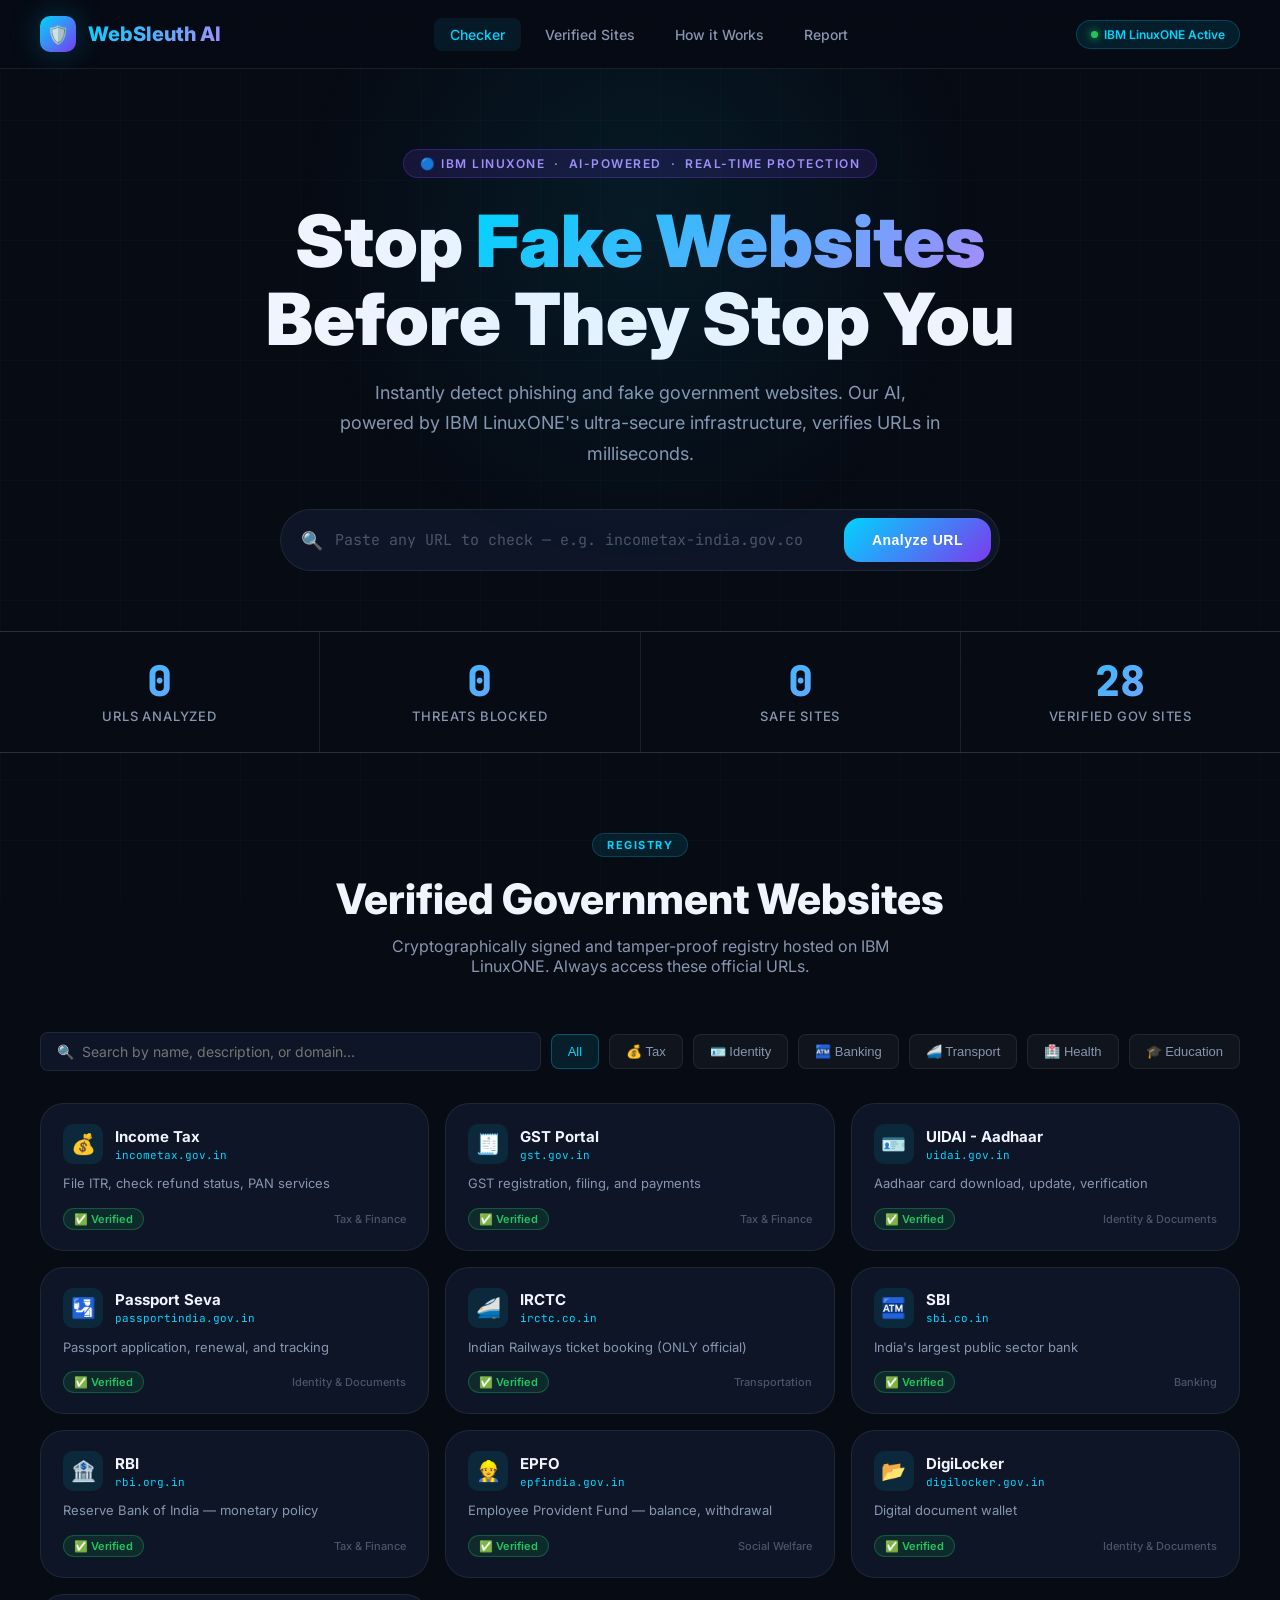
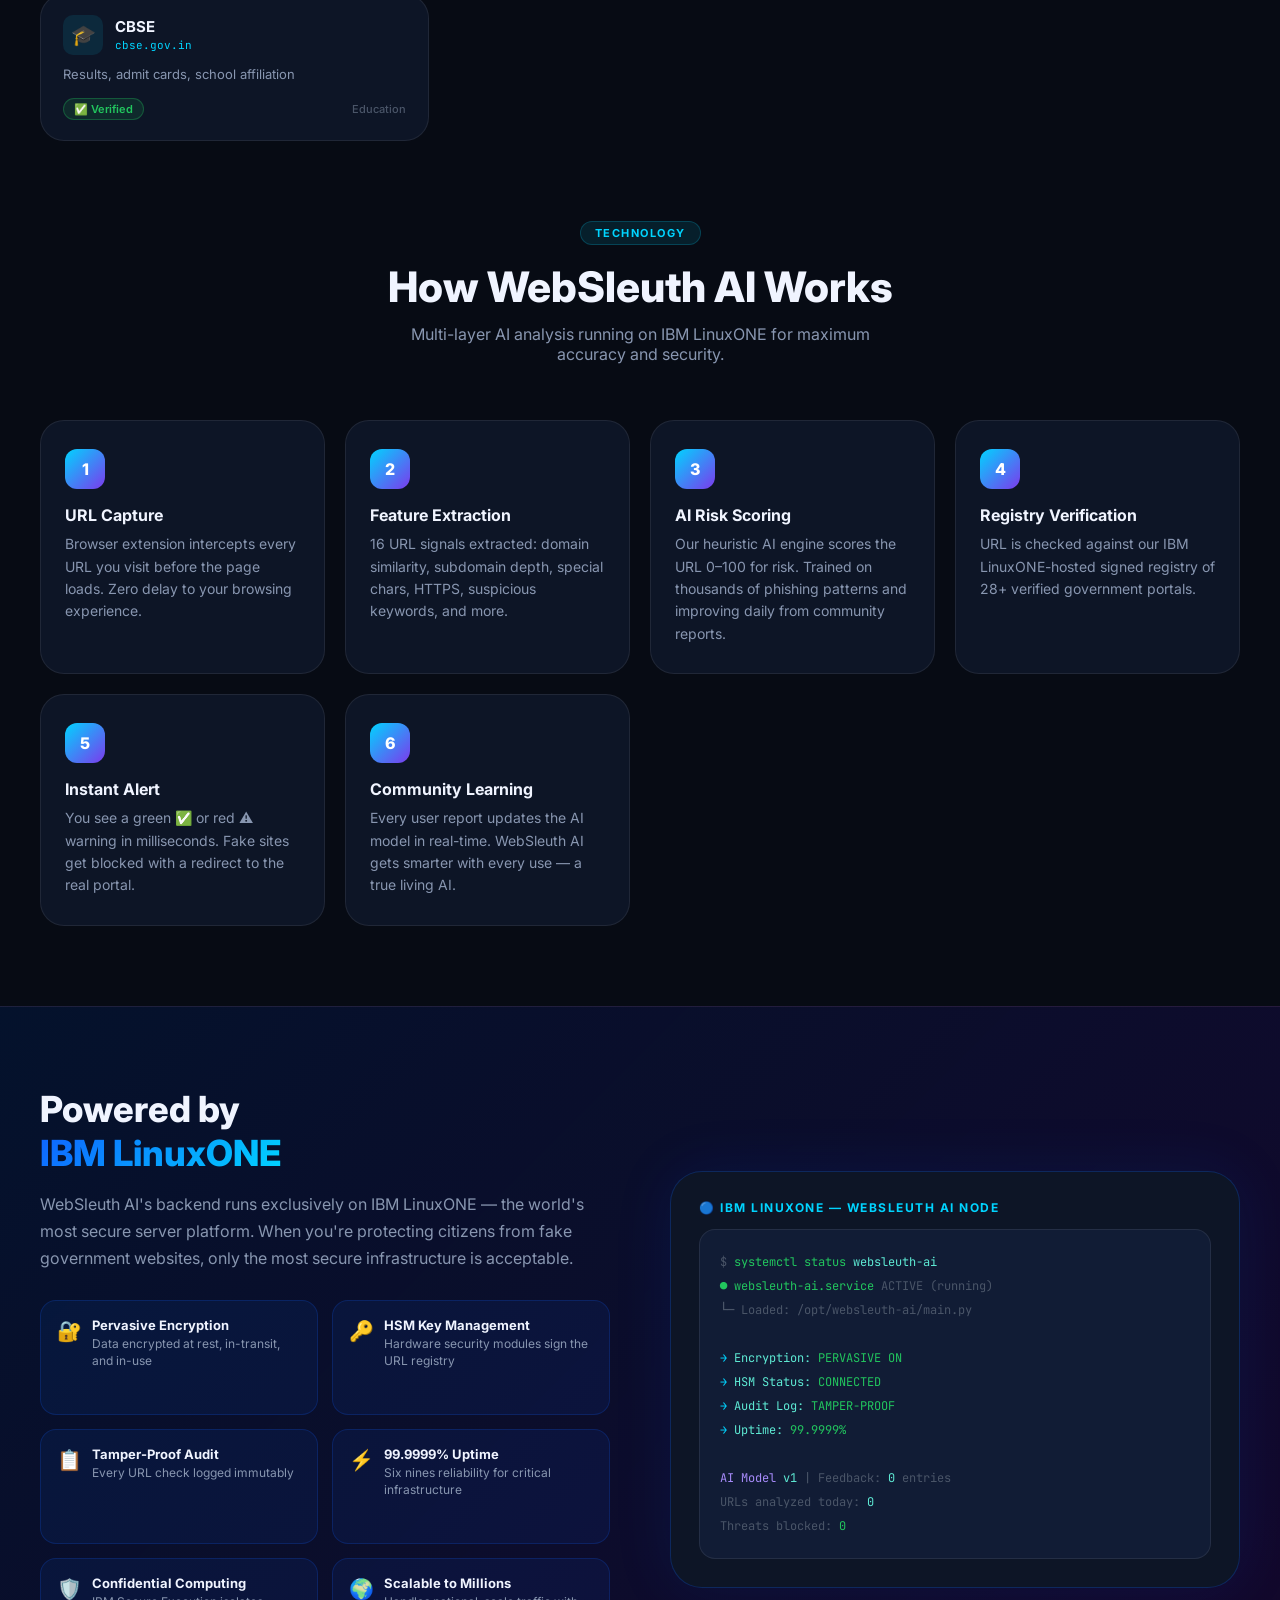
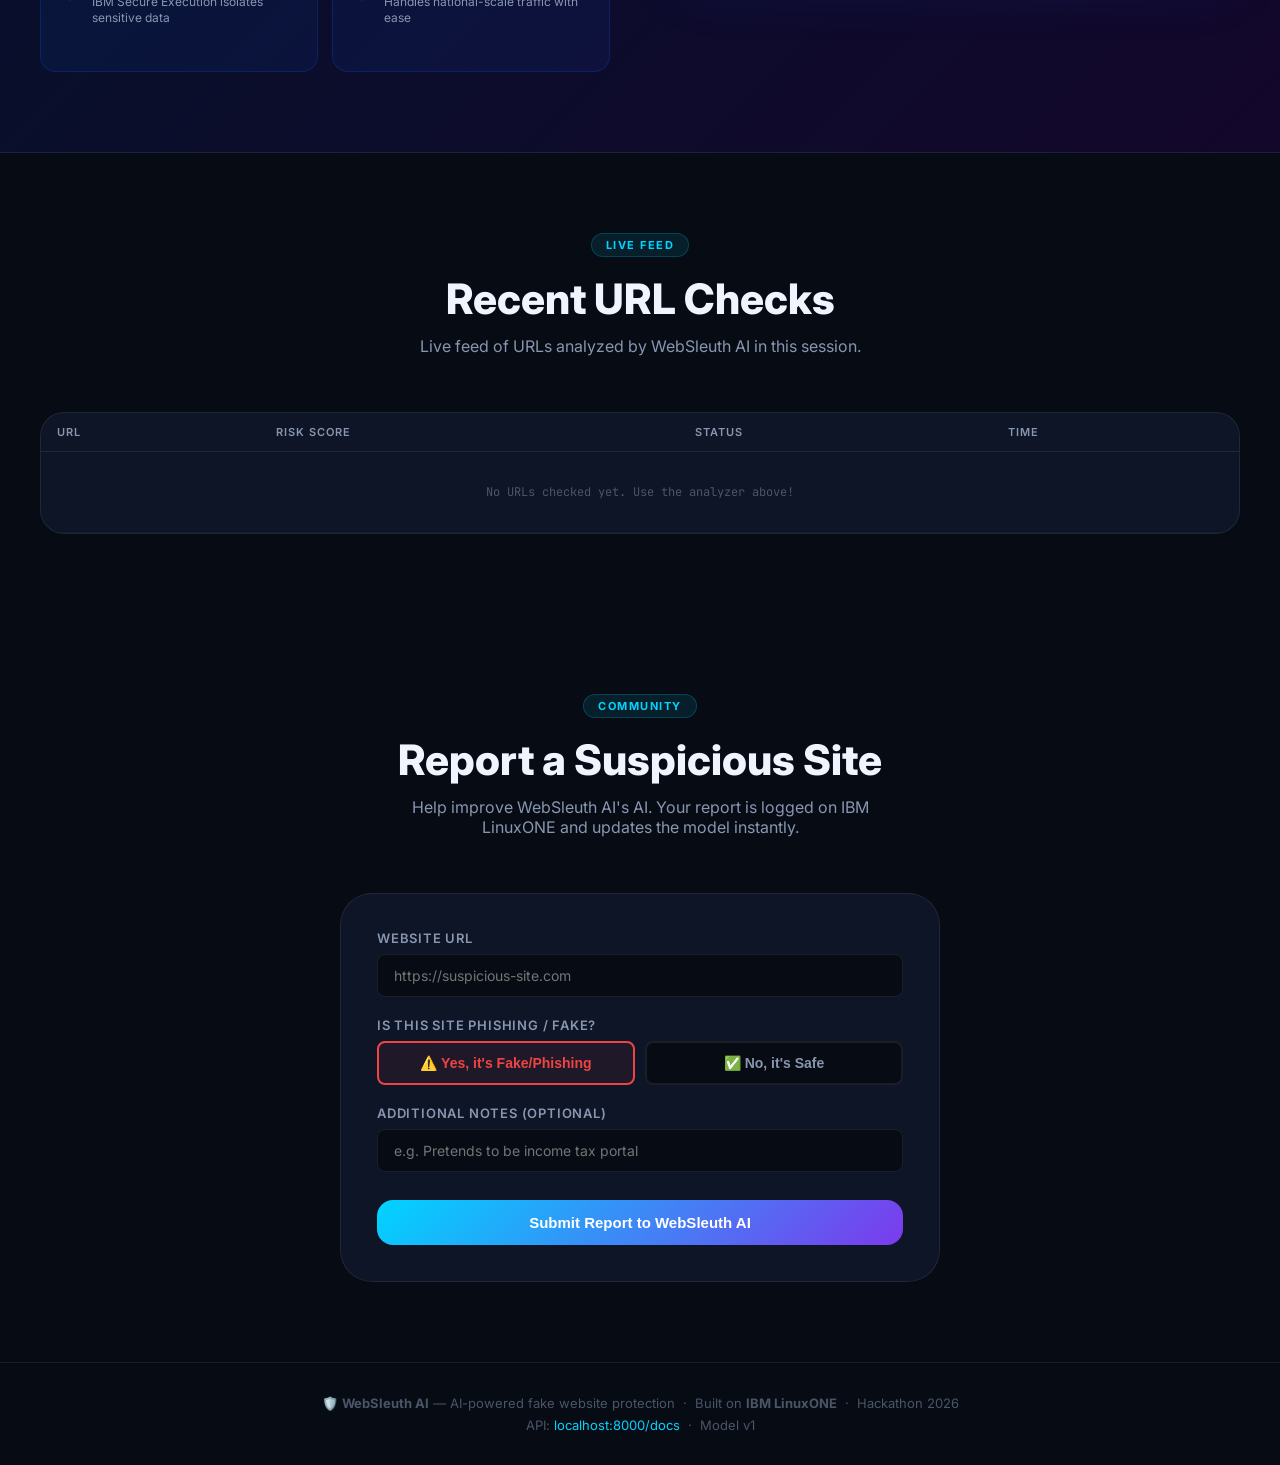
<file: index.html>
<!DOCTYPE html>
<html lang="en">
<head>
  <meta charset="UTF-8" />
  <meta name="viewport" content="width=device-width, initial-scale=1.0" />
  <title>WebSleuth AI — AI Fake Website Protector | Powered by IBM LinuxONE</title>
  <meta name="description" content="WebSleuth AI protects you from fake government and phishing websites using AI. Powered by IBM LinuxONE for maximum security."/>
  <link rel="preconnect" href="https://fonts.googleapis.com"/>
  <link href="https://fonts.googleapis.com/css2?family=Inter:wght@300;400;500;600;700;800;900&family=JetBrains+Mono:wght@400;500&display=swap" rel="stylesheet"/>
  <style>
    /* ═══════════════════════════════════════════════════════
       DESIGN TOKENS
    ═══════════════════════════════════════════════════════ */
    :root {
      --bg:          #070b14;
      --bg2:         #0d1526;
      --bg3:         #111c35;
      --surface:     rgba(255,255,255,0.04);
      --surface-h:   rgba(255,255,255,0.08);
      --border:      rgba(255,255,255,0.08);
      --border-h:    rgba(0,212,255,0.3);

      --cyan:        #00d4ff;
      --cyan-d:      #0099bb;
      --purple:      #7c3aed;
      --purple-l:    #a78bfa;
      --danger:      #ef4444;
      --danger-d:    #b91c1c;
      --success:     #22c55e;
      --success-d:   #15803d;
      --warn:        #f59e0b;

      --text:        #f0f4ff;
      --text-muted:  #8896b0;
      --text-dim:    #4a5568;

      --r-sm: 8px;
      --r-md: 16px;
      --r-lg: 24px;
      --r-xl: 32px;

      --glow-cyan:   0 0 30px rgba(0,212,255,0.25);
      --glow-purple: 0 0 30px rgba(124,58,237,0.25);
      --glow-danger: 0 0 30px rgba(239,68,68,0.3);
      --glow-safe:   0 0 30px rgba(34,197,94,0.3);
    }

    /* ═══════════════════════════════════════════════════════
       RESET & BASE
    ═══════════════════════════════════════════════════════ */
    *, *::before, *::after { box-sizing: border-box; margin: 0; padding: 0; }

    html { scroll-behavior: smooth; }

    body {
      font-family: 'Inter', sans-serif;
      background: var(--bg);
      color: var(--text);
      min-height: 100vh;
      overflow-x: hidden;
    }

    /* Animated grid background */
    body::before {
      content: '';
      position: fixed; inset: 0;
      background-image:
        linear-gradient(rgba(0,212,255,0.03) 1px, transparent 1px),
        linear-gradient(90deg, rgba(0,212,255,0.03) 1px, transparent 1px);
      background-size: 60px 60px;
      pointer-events: none;
      z-index: 0;
    }

    /* ═══════════════════════════════════════════════════════
       NAVBAR
    ═══════════════════════════════════════════════════════ */
    nav {
      position: sticky; top: 0; z-index: 100;
      display: flex; align-items: center; justify-content: space-between;
      padding: 16px 40px;
      background: rgba(7,11,20,0.85);
      backdrop-filter: blur(20px);
      border-bottom: 1px solid var(--border);
    }

    .nav-brand {
      display: flex; align-items: center; gap: 12px;
      text-decoration: none;
    }

    .nav-logo {
      width: 36px; height: 36px;
      background: linear-gradient(135deg, var(--cyan), var(--purple));
      border-radius: 10px;
      display: grid; place-items: center;
      font-size: 18px;
      box-shadow: var(--glow-cyan);
    }

    .nav-title {
      font-size: 20px; font-weight: 800;
      background: linear-gradient(135deg, var(--cyan), var(--purple-l));
      -webkit-background-clip: text; -webkit-text-fill-color: transparent;
    }

    .nav-links {
      display: flex; align-items: center; gap: 8px;
    }

    .nav-links a {
      color: var(--text-muted);
      text-decoration: none; font-size: 14px; font-weight: 500;
      padding: 8px 16px; border-radius: var(--r-sm);
      transition: all 0.2s;
    }
    .nav-links a:hover, .nav-links a.active {
      color: var(--cyan);
      background: rgba(0,212,255,0.08);
    }

    .nav-badge {
      display: flex; align-items: center; gap: 6px;
      padding: 6px 14px; border-radius: 20px;
      background: rgba(0,212,255,0.1);
      border: 1px solid rgba(0,212,255,0.2);
      font-size: 12px; font-weight: 600; color: var(--cyan);
    }

    .pulse-dot {
      width: 7px; height: 7px; border-radius: 50%;
      background: var(--success);
      box-shadow: 0 0 8px var(--success);
      animation: pulse-anim 2s ease-in-out infinite;
    }
    @keyframes pulse-anim {
      0%, 100% { opacity: 1; transform: scale(1); }
      50% { opacity: 0.6; transform: scale(1.4); }
    }

    /* ═══════════════════════════════════════════════════════
       HERO
    ═══════════════════════════════════════════════════════ */
    .hero {
      position: relative; z-index: 1;
      text-align: center;
      padding: 80px 40px 60px;
      overflow: hidden;
    }

    .hero::before {
      content: '';
      position: absolute; top: -200px; left: 50%; transform: translateX(-50%);
      width: 700px; height: 700px; border-radius: 50%;
      background: radial-gradient(ellipse, rgba(0,212,255,0.08) 0%, transparent 70%);
      pointer-events: none;
    }

    .hero-eyebrow {
      display: inline-flex; align-items: center; gap: 8px;
      padding: 6px 16px; border-radius: 20px;
      background: rgba(124,58,237,0.15);
      border: 1px solid rgba(124,58,237,0.3);
      font-size: 12px; font-weight: 600; color: var(--purple-l);
      text-transform: uppercase; letter-spacing: 1.5px;
      margin-bottom: 24px;
    }

    .hero h1 {
      font-size: clamp(40px, 6vw, 72px);
      font-weight: 900; line-height: 1.08;
      margin-bottom: 20px;
    }

    .hero h1 span {
      background: linear-gradient(135deg, var(--cyan) 0%, var(--purple-l) 100%);
      -webkit-background-clip: text; -webkit-text-fill-color: transparent;
    }

    .hero p {
      font-size: 18px; color: var(--text-muted); line-height: 1.7;
      max-width: 600px; margin: 0 auto 40px;
    }

    /* ── URL CHECKER ── */
    .url-checker {
      max-width: 720px; margin: 0 auto;
      background: var(--bg2);
      border: 1px solid var(--border);
      border-radius: var(--r-xl);
      padding: 8px 8px 8px 20px;
      display: flex; align-items: center; gap: 12px;
      transition: border-color 0.3s, box-shadow 0.3s;
    }
    .url-checker:focus-within {
      border-color: var(--cyan);
      box-shadow: var(--glow-cyan);
    }

    #urlInput {
      flex: 1; background: none; border: none; outline: none;
      font-size: 15px; font-family: 'JetBrains Mono', monospace;
      color: var(--text);
    }
    #urlInput::placeholder { color: var(--text-dim); }

    #checkBtn {
      padding: 14px 28px; border-radius: var(--r-md);
      background: linear-gradient(135deg, var(--cyan), var(--purple));
      border: none; cursor: pointer;
      font-size: 14px; font-weight: 700; color: #fff;
      letter-spacing: 0.5px;
      transition: all 0.2s; white-space: nowrap;
    }
    #checkBtn:hover {
      transform: scale(1.03);
      box-shadow: 0 8px 24px rgba(0,212,255,0.4);
    }
    #checkBtn:active { transform: scale(0.98); }
    #checkBtn:disabled { opacity: 0.6; cursor: not-allowed; transform: none; }

    /* ── RESULT CARD ── */
    #resultCard {
      max-width: 720px; margin: 20px auto 0;
      border-radius: var(--r-lg);
      padding: 24px;
      display: none;
      animation: slideUp 0.4s ease;
    }
    @keyframes slideUp {
      from { opacity: 0; transform: translateY(16px); }
      to   { opacity: 1; transform: translateY(0); }
    }

    #resultCard.safe {
      background: rgba(34,197,94,0.08);
      border: 1px solid rgba(34,197,94,0.3);
      box-shadow: var(--glow-safe);
    }
    #resultCard.danger {
      background: rgba(239,68,68,0.08);
      border: 1px solid rgba(239,68,68,0.3);
      box-shadow: var(--glow-danger);
    }

    .result-header {
      display: flex; align-items: center; gap: 16px; margin-bottom: 16px;
    }

    .result-icon { font-size: 40px; }

    .result-title { font-size: 22px; font-weight: 800; }
    .result-sub { font-size: 14px; color: var(--text-muted); margin-top: 2px; }

    .result-grid {
      display: grid; grid-template-columns: repeat(3, 1fr); gap: 12px;
      margin-top: 16px;
    }

    .result-metric {
      background: rgba(255,255,255,0.04);
      border: 1px solid var(--border);
      border-radius: var(--r-md);
      padding: 14px 16px;
    }
    .result-metric .label {
      font-size: 11px; font-weight: 600; color: var(--text-muted);
      text-transform: uppercase; letter-spacing: 1px;
    }
    .result-metric .value {
      font-size: 22px; font-weight: 800; margin-top: 4px;
      font-family: 'JetBrains Mono', monospace;
    }

    .risk-bar-wrap { margin-top: 16px; }
    .risk-bar-label { font-size: 12px; color: var(--text-muted); margin-bottom: 6px;
      display: flex; justify-content: space-between; }
    .risk-bar-track {
      height: 8px; border-radius: 99px;
      background: rgba(255,255,255,0.08); overflow: hidden;
    }
    .risk-bar-fill {
      height: 100%; border-radius: 99px;
      transition: width 0.8s cubic-bezier(0.34,1.56,0.64,1);
    }

    .verified-alert {
      margin-top: 16px; padding: 14px 16px;
      border-radius: var(--r-md);
      background: rgba(0,212,255,0.08);
      border: 1px solid rgba(0,212,255,0.25);
      display: flex; align-items: center; gap: 12px;
      font-size: 14px;
    }
    .verified-alert a {
      color: var(--cyan); font-weight: 600; text-decoration: none;
    }
    .verified-alert a:hover { text-decoration: underline; }

    .reason-text {
      margin-top: 14px; padding: 12px 16px;
      background: rgba(255,255,255,0.03);
      border-left: 3px solid var(--warn);
      border-radius: 0 var(--r-sm) var(--r-sm) 0;
      font-size: 13px; color: var(--text-muted); line-height: 1.5;
    }

    /* ═══════════════════════════════════════════════════════
       STATS BAR
    ═══════════════════════════════════════════════════════ */
    .stats-bar {
      position: relative; z-index: 1;
      display: grid; grid-template-columns: repeat(4, 1fr);
      gap: 1px;
      background: var(--border);
      border-top: 1px solid var(--border);
      border-bottom: 1px solid var(--border);
    }

    .stat-item {
      background: var(--bg);
      padding: 28px 32px;
      text-align: center;
    }

    .stat-num {
      font-size: 42px; font-weight: 900;
      font-family: 'JetBrains Mono', monospace;
      background: linear-gradient(135deg, var(--cyan), var(--purple-l));
      -webkit-background-clip: text; -webkit-text-fill-color: transparent;
      line-height: 1;
    }

    .stat-label {
      font-size: 13px; font-weight: 500; color: var(--text-muted);
      margin-top: 6px; text-transform: uppercase; letter-spacing: 0.8px;
    }

    /* ═══════════════════════════════════════════════════════
       SECTIONS
    ═══════════════════════════════════════════════════════ */
    .section {
      position: relative; z-index: 1;
      padding: 80px 40px; max-width: 1280px; margin: 0 auto;
    }

    .section-header {
      text-align: center; margin-bottom: 56px;
    }

    .section-tag {
      display: inline-block;
      padding: 4px 14px; border-radius: 20px;
      background: rgba(0,212,255,0.1);
      border: 1px solid rgba(0,212,255,0.2);
      font-size: 11px; font-weight: 700; color: var(--cyan);
      text-transform: uppercase; letter-spacing: 1.5px;
      margin-bottom: 16px;
    }

    .section-header h2 {
      font-size: clamp(28px, 4vw, 42px);
      font-weight: 800; margin-bottom: 12px;
    }

    .section-header p {
      font-size: 16px; color: var(--text-muted); max-width: 520px; margin: 0 auto;
    }

    /* ═══════════════════════════════════════════════════════
       VERIFIED SITES
    ═══════════════════════════════════════════════════════ */
    .filter-bar {
      display: flex; align-items: center; gap: 10px;
      flex-wrap: wrap; margin-bottom: 32px;
    }

    .filter-search {
      flex: 1; min-width: 200px;
      background: var(--bg2);
      border: 1px solid var(--border);
      border-radius: var(--r-sm);
      padding: 10px 16px;
      color: var(--text); font-size: 14px; font-family: inherit;
      outline: none; transition: border-color 0.2s;
    }
    .filter-search:focus { border-color: var(--cyan); }

    .filter-btn {
      padding: 9px 16px; border-radius: var(--r-sm);
      border: 1px solid var(--border);
      background: var(--surface); color: var(--text-muted);
      font-size: 13px; font-weight: 500; cursor: pointer;
      transition: all 0.2s; white-space: nowrap;
    }
    .filter-btn:hover, .filter-btn.active {
      background: rgba(0,212,255,0.1);
      border-color: rgba(0,212,255,0.3);
      color: var(--cyan);
    }

    .sites-grid {
      display: grid;
      grid-template-columns: repeat(auto-fill, minmax(300px, 1fr));
      gap: 16px;
    }

    .site-card {
      background: var(--bg2);
      border: 1px solid var(--border);
      border-radius: var(--r-lg);
      padding: 20px 22px;
      transition: all 0.25s;
      cursor: pointer;
      text-decoration: none;
      display: block;
      color: inherit;
    }
    .site-card:hover {
      border-color: var(--border-h);
      transform: translateY(-3px);
      box-shadow: var(--glow-cyan);
      background: var(--bg3);
    }

    .site-card-header {
      display: flex; align-items: center; gap: 12px; margin-bottom: 10px;
    }
    .site-icon {
      width: 40px; height: 40px; border-radius: 10px;
      background: rgba(0,212,255,0.1);
      display: grid; place-items: center;
      font-size: 20px; flex-shrink: 0;
    }
    .site-name { font-size: 15px; font-weight: 700; }
    .site-domain {
      font-size: 11px; font-family: 'JetBrains Mono', monospace;
      color: var(--cyan); margin-top: 2px;
    }

    .site-desc {
      font-size: 13px; color: var(--text-muted); line-height: 1.5;
      margin-bottom: 14px;
    }

    .site-footer {
      display: flex; align-items: center; justify-content: space-between;
    }

    .site-badge {
      display: inline-flex; align-items: center; gap: 4px;
      padding: 3px 10px; border-radius: 99px;
      font-size: 11px; font-weight: 600;
      background: rgba(34,197,94,0.12);
      border: 1px solid rgba(34,197,94,0.3);
      color: var(--success);
    }

    .site-category-label {
      font-size: 11px; color: var(--text-dim); font-weight: 500;
    }

    /* ═══════════════════════════════════════════════════════
       HOW IT WORKS
    ═══════════════════════════════════════════════════════ */
    .how-grid {
      display: grid;
      grid-template-columns: repeat(auto-fill, minmax(240px, 1fr));
      gap: 20px;
    }

    .how-card {
      background: var(--bg2);
      border: 1px solid var(--border);
      border-radius: var(--r-lg);
      padding: 28px 24px;
      transition: all 0.25s;
    }
    .how-card:hover {
      border-color: rgba(124,58,237,0.3);
      box-shadow: var(--glow-purple);
    }

    .how-num {
      width: 40px; height: 40px; border-radius: 12px;
      background: linear-gradient(135deg, var(--cyan), var(--purple));
      display: grid; place-items: center;
      font-size: 16px; font-weight: 800; color: #fff;
      margin-bottom: 16px;
    }

    .how-card h3 { font-size: 16px; font-weight: 700; margin-bottom: 8px; }
    .how-card p { font-size: 14px; color: var(--text-muted); line-height: 1.6; }

    /* ═══════════════════════════════════════════════════════
       IBM LINUXONE SECTION
    ═══════════════════════════════════════════════════════ */
    .ibm-section {
      position: relative; z-index: 1;
      padding: 80px 40px;
      background: linear-gradient(135deg, rgba(0,30,80,0.4), rgba(50,0,100,0.3));
      border-top: 1px solid var(--border);
      border-bottom: 1px solid var(--border);
    }

    .ibm-inner {
      max-width: 1280px; margin: 0 auto;
      display: grid; grid-template-columns: 1fr 1fr; gap: 60px; align-items: center;
    }

    .ibm-text h2 {
      font-size: 36px; font-weight: 800; margin-bottom: 16px;
    }
    .ibm-text h2 span {
      background: linear-gradient(135deg, #0f62fe, var(--cyan));
      -webkit-background-clip: text; -webkit-text-fill-color: transparent;
    }
    .ibm-text p {
      font-size: 16px; color: var(--text-muted); line-height: 1.7; margin-bottom: 28px;
    }

    .ibm-features {
      display: grid; grid-template-columns: 1fr 1fr; gap: 14px;
    }

    .ibm-feat {
      display: flex; align-items: flex-start; gap: 10px;
      padding: 16px;
      background: rgba(15,98,254,0.08);
      border: 1px solid rgba(15,98,254,0.2);
      border-radius: var(--r-md);
    }
    .ibm-feat-icon { font-size: 20px; flex-shrink: 0; margin-top: 2px; }
    .ibm-feat h4 { font-size: 13px; font-weight: 700; margin-bottom: 3px; }
    .ibm-feat p { font-size: 12px; color: var(--text-muted); line-height: 1.4; }

    .ibm-visual {
      background: var(--bg2);
      border: 1px solid rgba(15,98,254,0.25);
      border-radius: var(--r-xl);
      padding: 28px;
      box-shadow: 0 0 60px rgba(15,98,254,0.1);
    }

    .server-graphic {
      background: var(--bg3);
      border-radius: var(--r-md);
      padding: 20px;
      font-family: 'JetBrains Mono', monospace;
      font-size: 12px;
      color: #5eead4;
      line-height: 2;
      border: 1px solid var(--border);
    }

    .server-graphic .dim { color: var(--text-dim); }
    .server-graphic .cyan { color: var(--cyan); }
    .server-graphic .green { color: var(--success); }
    .server-graphic .purple { color: var(--purple-l); }

    /* ═══════════════════════════════════════════════════════
       LIVE FEED
    ═══════════════════════════════════════════════════════ */
    .feed-table {
      width: 100%;
      border-collapse: collapse;
      font-size: 13px;
    }
    .feed-table th {
      padding: 12px 16px; text-align: left;
      font-size: 11px; font-weight: 600; color: var(--text-muted);
      text-transform: uppercase; letter-spacing: 1px;
      border-bottom: 1px solid var(--border);
    }
    .feed-table td {
      padding: 14px 16px;
      border-bottom: 1px solid rgba(255,255,255,0.03);
      color: var(--text-muted);
    }
    .feed-table tr:hover td { background: var(--surface); }
    .feed-table td:first-child {
      font-family: 'JetBrains Mono', monospace;
      font-size: 12px; color: var(--text); max-width: 300px;
      overflow: hidden; text-overflow: ellipsis; white-space: nowrap;
    }

    .badge-safe {
      display: inline-flex; align-items: center; gap: 4px;
      padding: 3px 10px; border-radius: 99px;
      font-size: 11px; font-weight: 600;
      background: rgba(34,197,94,0.12);
      border: 1px solid rgba(34,197,94,0.25);
      color: var(--success);
    }
    .badge-danger {
      display: inline-flex; align-items: center; gap: 4px;
      padding: 3px 10px; border-radius: 99px;
      font-size: 11px; font-weight: 600;
      background: rgba(239,68,68,0.12);
      border: 1px solid rgba(239,68,68,0.25);
      color: var(--danger);
    }

    .table-wrap {
      background: var(--bg2);
      border: 1px solid var(--border);
      border-radius: var(--r-lg);
      overflow: hidden;
    }

    /* ═══════════════════════════════════════════════════════
       REPORT FORM
    ═══════════════════════════════════════════════════════ */
    .report-wrap {
      max-width: 600px; margin: 0 auto;
      background: var(--bg2);
      border: 1px solid var(--border);
      border-radius: var(--r-xl);
      padding: 36px;
    }

    .form-group { margin-bottom: 20px; }
    .form-label { display: block; font-size: 13px; font-weight: 600;
      color: var(--text-muted); margin-bottom: 8px; text-transform: uppercase; letter-spacing: 0.8px; }
    .form-input {
      width: 100%; background: var(--bg);
      border: 1px solid var(--border); border-radius: var(--r-sm);
      padding: 12px 16px; color: var(--text); font-size: 14px;
      font-family: inherit; outline: none; transition: border-color 0.2s;
    }
    .form-input:focus { border-color: var(--cyan); }

    .toggle-group {
      display: grid; grid-template-columns: 1fr 1fr; gap: 10px;
    }
    .toggle-btn {
      padding: 12px; border-radius: var(--r-sm);
      border: 2px solid var(--border);
      background: var(--bg); color: var(--text-muted);
      font-size: 14px; font-weight: 600; cursor: pointer;
      transition: all 0.2s; text-align: center;
    }
    .toggle-btn.selected-safe {
      border-color: var(--success); color: var(--success);
      background: rgba(34,197,94,0.08);
    }
    .toggle-btn.selected-danger {
      border-color: var(--danger); color: var(--danger);
      background: rgba(239,68,68,0.08);
    }

    .submit-btn {
      width: 100%; padding: 14px;
      background: linear-gradient(135deg, var(--cyan), var(--purple));
      border: none; border-radius: var(--r-md);
      color: #fff; font-size: 15px; font-weight: 700;
      cursor: pointer; transition: all 0.2s; margin-top: 8px;
    }
    .submit-btn:hover { transform: translateY(-2px); box-shadow: var(--glow-cyan); }

    /* ═══════════════════════════════════════════════════════
       TOAST
    ═══════════════════════════════════════════════════════ */
    #toast {
      position: fixed; bottom: 28px; right: 28px; z-index: 999;
      padding: 14px 22px;
      background: var(--bg2);
      border: 1px solid var(--border);
      border-radius: var(--r-md);
      font-size: 14px; font-weight: 500;
      box-shadow: 0 8px 32px rgba(0,0,0,0.5);
      transform: translateY(100px); opacity: 0;
      transition: all 0.3s ease;
      max-width: 320px;
    }
    #toast.show { transform: translateY(0); opacity: 1; }

    /* ═══════════════════════════════════════════════════════
       FOOTER
    ═══════════════════════════════════════════════════════ */
    footer {
      position: relative; z-index: 1;
      text-align: center; padding: 32px 40px;
      border-top: 1px solid var(--border);
      color: var(--text-dim); font-size: 13px;
    }
    footer a { color: var(--cyan); text-decoration: none; }

    /* ═══════════════════════════════════════════════════════
       LOADER
    ═══════════════════════════════════════════════════════ */
    .spinner {
      display: inline-block;
      width: 16px; height: 16px;
      border: 2px solid rgba(255,255,255,0.2);
      border-top-color: #fff;
      border-radius: 50%;
      animation: spin 0.7s linear infinite;
      vertical-align: middle;
    }
    @keyframes spin { to { transform: rotate(360deg); } }

    /* ═══════════════════════════════════════════════════════
       RESPONSIVE
    ═══════════════════════════════════════════════════════ */
    @media (max-width: 900px) {
      nav { padding: 14px 20px; }
      .section { padding: 60px 20px; }
      .stats-bar { grid-template-columns: repeat(2, 1fr); }
      .ibm-inner { grid-template-columns: 1fr; gap: 32px; }
      .result-grid { grid-template-columns: repeat(2, 1fr); }
    }

    @media (max-width: 600px) {
      .hero { padding: 50px 20px 40px; }
      nav { flex-wrap: wrap; gap: 10px; }
      .stats-bar { grid-template-columns: 1fr 1fr; }
      .ibm-features { grid-template-columns: 1fr; }
      .result-grid { grid-template-columns: 1fr; }
      .how-grid { grid-template-columns: 1fr; }
      .url-checker { flex-direction: column; padding: 12px; }
      #checkBtn { width: 100%; }
    }
  </style>
</head>
<body>

  <!-- NAVBAR -->
  <nav>
    <a href="#" class="nav-brand">
      <div class="nav-logo">🛡️</div>
      <span class="nav-title">WebSleuth AI</span>
    </a>
    <div class="nav-links">
      <a href="#checker" class="active">Checker</a>
      <a href="#verified">Verified Sites</a>
      <a href="#how">How it Works</a>
      <a href="#report">Report</a>
    </div>
    <div class="nav-badge">
      <span class="pulse-dot"></span>
      IBM LinuxONE Active
    </div>
  </nav>

  <!-- HERO -->
  <section class="hero" id="checker">
    <div class="hero-eyebrow">
      🔵 IBM LinuxONE &nbsp;·&nbsp; AI-Powered &nbsp;·&nbsp; Real-time Protection
    </div>
    <h1>Stop <span>Fake Websites</span><br/>Before They Stop You</h1>
    <p>Instantly detect phishing and fake government websites. Our AI, powered by IBM LinuxONE's ultra-secure infrastructure, verifies URLs in milliseconds.</p>

    <div class="url-checker">
      <span style="font-size:18px; flex-shrink:0;">🔍</span>
      <input type="text" id="urlInput" placeholder="Paste any URL to check — e.g. incometax-india.gov.co" autocomplete="off" spellcheck="false"/>
      <button id="checkBtn" onclick="checkURL()">Analyze URL</button>
    </div>

    <div id="resultCard">
      <div class="result-header">
        <div class="result-icon" id="resultIcon"></div>
        <div>
          <div class="result-title" id="resultTitle"></div>
          <div class="result-sub" id="resultURL"></div>
        </div>
      </div>

      <div class="result-grid">
        <div class="result-metric">
          <div class="label">Risk Score</div>
          <div class="value" id="riskScore" style="color:var(--danger)">--</div>
        </div>
        <div class="result-metric">
          <div class="label">Confidence</div>
          <div class="value" id="confidence" style="color:var(--cyan)">--</div>
        </div>
        <div class="result-metric">
          <div class="label">AI Model v</div>
          <div class="value" id="modelVersion" style="color:var(--purple-l)">--</div>
        </div>
      </div>

      <div class="risk-bar-wrap">
        <div class="risk-bar-label">
          <span>Risk Level</span>
          <span id="riskLabel">--</span>
        </div>
        <div class="risk-bar-track">
          <div class="risk-bar-fill" id="riskBarFill" style="width:0%;"></div>
        </div>
      </div>

      <div id="reasonBox" class="reason-text" style="display:none;"></div>
      <div id="verifiedBox" class="verified-alert" style="display:none;"></div>
    </div>
  </section>

  <!-- STATS -->
  <div class="stats-bar">
    <div class="stat-item">
      <div class="stat-num" id="statChecked">0</div>
      <div class="stat-label">URLs Analyzed</div>
    </div>
    <div class="stat-item">
      <div class="stat-num" id="statBlocked">0</div>
      <div class="stat-label">Threats Blocked</div>
    </div>
    <div class="stat-item">
      <div class="stat-num" id="statSafe">0</div>
      <div class="stat-label">Safe Sites</div>
    </div>
    <div class="stat-item">
      <div class="stat-num" id="statSites">28</div>
      <div class="stat-label">Verified Gov Sites</div>
    </div>
  </div>

  <!-- VERIFIED SITES -->
  <section class="section" id="verified">
    <div class="section-header">
      <div class="section-tag">Registry</div>
      <h2>Verified Government Websites</h2>
      <p>Cryptographically signed and tamper-proof registry hosted on IBM LinuxONE. Always access these official URLs.</p>
    </div>

    <div class="filter-bar">
      <input type="text" class="filter-search" id="siteSearch" placeholder="🔍  Search by name, description, or domain..." oninput="filterSites()"/>
      <button class="filter-btn active" id="filterAll" onclick="filterCategory('all', this)">All</button>
      <button class="filter-btn" onclick="filterCategory('Tax & Finance', this)">💰 Tax</button>
      <button class="filter-btn" onclick="filterCategory('Identity & Documents', this)">🪪 Identity</button>
      <button class="filter-btn" onclick="filterCategory('Banking', this)">🏧 Banking</button>
      <button class="filter-btn" onclick="filterCategory('Transportation', this)">🚄 Transport</button>
      <button class="filter-btn" onclick="filterCategory('Health', this)">🏥 Health</button>
      <button class="filter-btn" onclick="filterCategory('Education', this)">🎓 Education</button>
    </div>

    <div class="sites-grid" id="sitesGrid">
      <!-- Populated by JS -->
    </div>
  </section>

  <!-- HOW IT WORKS -->
  <section class="section" id="how" style="padding-top:0;">
    <div class="section-header">
      <div class="section-tag">Technology</div>
      <h2>How WebSleuth AI Works</h2>
      <p>Multi-layer AI analysis running on IBM LinuxONE for maximum accuracy and security.</p>
    </div>
    <div class="how-grid">
      <div class="how-card">
        <div class="how-num">1</div>
        <h3>URL Capture</h3>
        <p>Browser extension intercepts every URL you visit before the page loads. Zero delay to your browsing experience.</p>
      </div>
      <div class="how-card">
        <div class="how-num">2</div>
        <h3>Feature Extraction</h3>
        <p>16 URL signals extracted: domain similarity, subdomain depth, special chars, HTTPS, suspicious keywords, and more.</p>
      </div>
      <div class="how-card">
        <div class="how-num">3</div>
        <h3>AI Risk Scoring</h3>
        <p>Our heuristic AI engine scores the URL 0–100 for risk. Trained on thousands of phishing patterns and improving daily from community reports.</p>
      </div>
      <div class="how-card">
        <div class="how-num">4</div>
        <h3>Registry Verification</h3>
        <p>URL is checked against our IBM LinuxONE-hosted signed registry of 28+ verified government portals.</p>
      </div>
      <div class="how-card">
        <div class="how-num">5</div>
        <h3>Instant Alert</h3>
        <p>You see a green ✅ or red ⚠️ warning in milliseconds. Fake sites get blocked with a redirect to the real portal.</p>
      </div>
      <div class="how-card">
        <div class="how-num">6</div>
        <h3>Community Learning</h3>
        <p>Every user report updates the AI model in real-time. WebSleuth AI gets smarter with every use — a true living AI.</p>
      </div>
    </div>
  </section>

  <!-- IBM LINUXONE -->
  <div class="ibm-section">
    <div class="ibm-inner">
      <div class="ibm-text">
        <h2>Powered by<br/><span>IBM LinuxONE</span></h2>
        <p>WebSleuth AI's backend runs exclusively on IBM LinuxONE — the world's most secure server platform. When you're protecting citizens from fake government websites, only the most secure infrastructure is acceptable.</p>
        <div class="ibm-features">
          <div class="ibm-feat">
            <div class="ibm-feat-icon">🔐</div>
            <div>
              <h4>Pervasive Encryption</h4>
              <p>Data encrypted at rest, in-transit, and in-use</p>
            </div>
          </div>
          <div class="ibm-feat">
            <div class="ibm-feat-icon">🔑</div>
            <div>
              <h4>HSM Key Management</h4>
              <p>Hardware security modules sign the URL registry</p>
            </div>
          </div>
          <div class="ibm-feat">
            <div class="ibm-feat-icon">📋</div>
            <div>
              <h4>Tamper-Proof Audit</h4>
              <p>Every URL check logged immutably</p>
            </div>
          </div>
          <div class="ibm-feat">
            <div class="ibm-feat-icon">⚡</div>
            <div>
              <h4>99.9999% Uptime</h4>
              <p>Six nines reliability for critical infrastructure</p>
            </div>
          </div>
          <div class="ibm-feat">
            <div class="ibm-feat-icon">🛡️</div>
            <div>
              <h4>Confidential Computing</h4>
              <p>IBM Secure Execution isolates sensitive data</p>
            </div>
          </div>
          <div class="ibm-feat">
            <div class="ibm-feat-icon">🌍</div>
            <div>
              <h4>Scalable to Millions</h4>
              <p>Handles national-scale traffic with ease</p>
            </div>
          </div>
        </div>
      </div>

      <div class="ibm-visual">
        <div style="font-size:12px; color:var(--cyan); font-weight:700; margin-bottom:14px; text-transform:uppercase; letter-spacing:1.5px;">
          🔵 IBM LinuxONE — WebSleuth AI Node
        </div>
        <div class="server-graphic">
          <div><span class="dim">$</span> <span class="green">systemctl status</span> websleuth-ai</div>
          <div><span class="green">● websleuth-ai.service</span> <span class="dim">ACTIVE (running)</span></div>
          <div class="dim">  └─ Loaded: /opt/websleuth-ai/main.py</div>
          <div>&nbsp;</div>
          <div><span class="cyan">→</span> Encryption: <span class="green">PERVASIVE ON</span></div>
          <div><span class="cyan">→</span> HSM Status: <span class="green">CONNECTED</span></div>
          <div><span class="cyan">→</span> Audit Log: <span class="green">TAMPER-PROOF</span></div>
          <div><span class="cyan">→</span> Uptime: <span class="green">99.9999%</span></div>
          <div>&nbsp;</div>
          <div><span class="purple">AI Model</span> v<span id="liveModelVer">1</span> <span class="dim">| Feedback: </span><span id="liveFeedback">0</span><span class="dim"> entries</span></div>
          <div><span class="dim">URLs analyzed today: </span><span id="liveTotal">0</span></div>
          <div><span class="dim">Threats blocked: </span><span class="green" id="liveThreat">0</span></div>
        </div>
      </div>
    </div>
  </div>

  <!-- LIVE FEED -->
  <section class="section" id="feed">
    <div class="section-header">
      <div class="section-tag">Live Feed</div>
      <h2>Recent URL Checks</h2>
      <p>Live feed of URLs analyzed by WebSleuth AI in this session.</p>
    </div>
    <div class="table-wrap">
      <table class="feed-table">
        <thead>
          <tr>
            <th>URL</th>
            <th>Risk Score</th>
            <th>Status</th>
            <th>Time</th>
          </tr>
        </thead>
        <tbody id="feedBody">
          <tr>
            <td colspan="4" style="text-align:center; color:var(--text-dim); padding:32px;">
              No URLs checked yet. Use the analyzer above!
            </td>
          </tr>
        </tbody>
      </table>
    </div>
  </section>

  <!-- REPORT -->
  <section class="section" id="report">
    <div class="section-header">
      <div class="section-tag">Community</div>
      <h2>Report a Suspicious Site</h2>
      <p>Help improve WebSleuth AI's AI. Your report is logged on IBM LinuxONE and updates the model instantly.</p>
    </div>

    <div class="report-wrap">
      <div class="form-group">
        <label class="form-label" for="reportURL">Website URL</label>
        <input type="text" class="form-input" id="reportURL" placeholder="https://suspicious-site.com"/>
      </div>
      <div class="form-group">
        <label class="form-label">Is this site phishing / fake?</label>
        <div class="toggle-group">
          <button class="toggle-btn selected-danger" id="btnPhish" onclick="selectPhishing(true)">⚠️ Yes, it's Fake/Phishing</button>
          <button class="toggle-btn" id="btnSafe" onclick="selectPhishing(false)">✅ No, it's Safe</button>
        </div>
      </div>
      <div class="form-group">
        <label class="form-label" for="reportNotes">Additional Notes (optional)</label>
        <input type="text" class="form-input" id="reportNotes" placeholder="e.g. Pretends to be income tax portal"/>
      </div>
      <button class="submit-btn" onclick="submitReport()">Submit Report to WebSleuth AI</button>
    </div>
  </section>

  <!-- FOOTER -->
  <footer>
    <p>🛡️ <strong>WebSleuth AI</strong> — AI-powered fake website protection &nbsp;·&nbsp; Built on <strong>IBM LinuxONE</strong> &nbsp;·&nbsp; Hackathon 2026</p>
    <p style="margin-top:6px;">API: <a href="http://localhost:8000/docs" target="_blank">localhost:8000/docs</a> &nbsp;·&nbsp; Model v<span id="footerModel">1</span></p>
  </footer>

  <div id="toast"></div>

  <script>
    // ══════════════════════════════════════════════════════
    //  CONFIG
    // ══════════════════════════════════════════════════════
    const API = 'http://localhost:8000';
    let reportIsPhishing = true;
    let currentCategory = 'all';
    let allSites = [];

    // ══════════════════════════════════════════════════════
    //  TOAST
    // ══════════════════════════════════════════════════════
    function toast(msg, color = '#22c55e') {
      const el = document.getElementById('toast');
      el.textContent = msg;
      el.style.borderColor = color + '40';
      el.style.color = color;
      el.classList.add('show');
      setTimeout(() => el.classList.remove('show'), 3500);
    }

    // ══════════════════════════════════════════════════════
    //  URL CHECKER
    // ══════════════════════════════════════════════════════
    async function checkURL() {
      const input = document.getElementById('urlInput').value.trim();
      if (!input) return toast('Please enter a URL!', '#f59e0b');

      const btn = document.getElementById('checkBtn');
      btn.disabled = true;
      btn.innerHTML = '<span class="spinner"></span> Analyzing...';

      try {
        const res = await fetch(`${API}/check-url`, {
          method: 'POST',
          headers: { 'Content-Type': 'application/json' },
          body: JSON.stringify({ url: input })
        });

        if (!res.ok) throw new Error('API error');
        const data = await res.json();
        displayResult(data);
        addFeedRow(data);
        refreshStats();
      } catch (err) {
        // Demo mode if backend is down
        const demoResult = demoAnalyze(input);
        displayResult(demoResult);
        addFeedRow(demoResult);
      } finally {
        btn.disabled = false;
        btn.innerHTML = 'Analyze URL';
      }
    }

    // Allows Enter key
    document.getElementById('urlInput').addEventListener('keydown', e => {
      if (e.key === 'Enter') checkURL();
    });

    function displayResult(data) {
      const card = document.getElementById('resultCard');
      const isPhish = data.is_phishing;
      const risk = data.risk_score;

      card.style.display = 'block';
      card.className = isPhish ? 'danger' : 'safe';

      document.getElementById('resultIcon').textContent = isPhish ? '⚠️' : '✅';
      document.getElementById('resultTitle').textContent = isPhish
        ? '🚨 Dangerous! This site appears to be FAKE or PHISHING'
        : '✅ This site appears SAFE';
      document.getElementById('resultTitle').style.color = isPhish ? 'var(--danger)' : 'var(--success)';
      document.getElementById('resultURL').textContent = data.url;

      document.getElementById('riskScore').textContent = risk + '/100';
      document.getElementById('riskScore').style.color = riskColor(risk);
      document.getElementById('confidence').textContent = Math.round((data.confidence || 0) * 100) + '%';
      document.getElementById('modelVersion').textContent = 'v' + (data.model_version || '1');

      // Risk bar
      const fill = document.getElementById('riskBarFill');
      fill.style.width = '0%';
      fill.style.background = riskGradient(risk);
      setTimeout(() => fill.style.width = risk + '%', 100);

      const labels = ['Low', 'Moderate', 'High', 'Critical'];
      const idx = risk < 25 ? 0 : risk < 50 ? 1 : risk < 75 ? 2 : 3;
      document.getElementById('riskLabel').textContent = labels[idx];

      // Reason
      const reasonBox = document.getElementById('reasonBox');
      if (data.reason) {
        reasonBox.style.display = 'block';
        reasonBox.innerHTML = '<strong>⚡ AI Analysis:</strong> ' + data.reason;
      } else {
        reasonBox.style.display = 'none';
      }

      // Verified alternative
      const verBox = document.getElementById('verifiedBox');
      if (data.verified_site) {
        verBox.style.display = 'flex';
        const site = data.verified_site;
        verBox.innerHTML = `
          <span style="font-size:24px;">${site.icon || '🇮🇳'}</span>
          <div>
            <strong style="color:var(--cyan);">Official Site Found in Registry:</strong>
            <br/>The verified URL is: <a href="${site.url}" target="_blank">${site.url}</a> — ${site.name}
          </div>
        `;
      } else {
        verBox.style.display = 'none';
      }

      card.scrollIntoView({ behavior: 'smooth', block: 'nearest' });
    }

    function riskColor(r) {
      if (r < 30) return 'var(--success)';
      if (r < 55) return 'var(--warn)';
      return 'var(--danger)';
    }

    function riskGradient(r) {
      if (r < 30) return 'linear-gradient(90deg, #22c55e, #16a34a)';
      if (r < 55) return 'linear-gradient(90deg, #f59e0b, #d97706)';
      return 'linear-gradient(90deg, #ef4444, #b91c1c)';
    }

    // ══════════════════════════════════════════════════════
    //  DEMO ANALYZE (when backend offline)
    // ══════════════════════════════════════════════════════
    const SAFE_DOMAINS = ['incometax.gov.in','gst.gov.in','uidai.gov.in','irctc.co.in',
      'sbi.co.in','rbi.org.in','india.gov.in','epfindia.gov.in','passportindia.gov.in',
      'google.com','youtube.com','github.com'];

    function demoAnalyze(url) {
      let risk = 0;
      const lower = url.toLowerCase();
      if (!lower.startsWith('https')) risk += 20;
      if ((url.match(/-/g)||[]).length > 3) risk += 25;
      if (/\d+\.\d+\.\d+\.\d+/.test(url)) risk += 35;
      if (['verify','login','secure','free','prize','urgent'].some(k => lower.includes(k))) risk += 20;
      if ((url.match(/\./g)||[]).length > 4) risk += 15;
      if (url.includes('@')) risk += 30;
      // Levenshtein-ish sim check
      for (const d of SAFE_DOMAINS) {
        if (lower.includes(d)) { risk = 0; break; }
      }
      // Spoof check
      if ((lower.includes('gov') || lower.includes('india') || lower.includes('irctc')) 
          && !SAFE_DOMAINS.some(d => lower.includes(d))) {
        risk += 30;
      }
      risk = Math.min(risk, 100);
      const isPhish = risk >= 45;
      // Find verified site hint
      let verified_site = null;
      for (const s of allSites) {
        if (lower.includes(s.name.toLowerCase().split(' ')[0].toLowerCase())) {
          verified_site = s; break;
        }
      }
      return {
        url, risk_score: risk,
        is_phishing: isPhish,
        confidence: isPhish ? (risk/100) : ((100-risk)/100),
        reason: isPhish ? 'Suspicious URL patterns detected (demo mode)' : 'URL appears safe (demo mode)',
        model_version: 1,
        verified_site
      };
    }

    // ══════════════════════════════════════════════════════
    //  LIVE FEED TABLE
    // ══════════════════════════════════════════════════════
    let feedRows = [];
    function addFeedRow(data) {
      feedRows.unshift(data);
      if (feedRows.length > 20) feedRows.pop();
      renderFeed();
    }

    function renderFeed() {
      const tbody = document.getElementById('feedBody');
      if (!feedRows.length) {
        tbody.innerHTML = '<tr><td colspan="4" style="text-align:center;color:var(--text-dim);padding:32px;">No URLs checked yet.</td></tr>';
        return;
      }
      tbody.innerHTML = feedRows.map(d => `
        <tr>
          <td title="${d.url}">${d.url}</td>
          <td><span style="font-family:'JetBrains Mono',monospace; color:${d.risk_score>=50?'var(--danger)':d.risk_score>=30?'var(--warn)':'var(--success)'}">${d.risk_score}/100</span></td>
          <td>${d.is_phishing
            ? '<span class="badge-danger">⚠️ Phishing</span>'
            : '<span class="badge-safe">✅ Safe</span>'
          }</td>
          <td>${new Date().toLocaleTimeString()}</td>
        </tr>
      `).join('');
    }

    // ══════════════════════════════════════════════════════
    //  STATS
    // ══════════════════════════════════════════════════════
    let statsCache = { total_checked: 0, threats_blocked: 0, safe_sites: 0 };

    async function refreshStats() {
      try {
        const res = await fetch(`${API}/stats`);
        const data = await res.json();
        statsCache = data;
        animateNum('statChecked', data.total_checked);
        animateNum('statBlocked', data.threats_blocked);
        animateNum('statSafe', data.safe_sites);
        document.getElementById('liveModelVer').textContent = data.model_version || 1;
        document.getElementById('liveFeedback').textContent = data.feedback_entries || 0;
        document.getElementById('liveTotal').textContent = data.total_checked || 0;
        document.getElementById('liveThreat').textContent = data.threats_blocked || 0;
        document.getElementById('footerModel').textContent = data.model_version || 1;
      } catch {}
    }

    function animateNum(id, target) {
      const el = document.getElementById(id);
      const start = parseInt(el.textContent.replace(/,/g, '')) || 0;
      const diff = target - start;
      if (diff === 0) return;
      const steps = 20;
      let step = 0;
      const interval = setInterval(() => {
        step++;
        el.textContent = Math.round(start + diff * step / steps);
        if (step >= steps) { el.textContent = target; clearInterval(interval); }
      }, 30);
    }

    // ══════════════════════════════════════════════════════
    //  VERIFIED SITES
    // ══════════════════════════════════════════════════════
    async function loadSites() {
      try {
        const res = await fetch(`${API}/verified-sites`);
        const data = await res.json();
        allSites = data.sites;
      } catch {
        // Use embedded fallback
        allSites = EMBEDDED_SITES;
      }
      renderSites(allSites);
    }

    function filterCategory(cat, btn) {
      currentCategory = cat;
      document.querySelectorAll('.filter-btn').forEach(b => b.classList.remove('active'));
      btn.classList.add('active');
      filterSites();
    }

    function filterSites() {
      const q = document.getElementById('siteSearch').value.toLowerCase();
      let filtered = allSites;
      if (currentCategory !== 'all') {
        filtered = filtered.filter(s => s.category === currentCategory);
      }
      if (q) {
        filtered = filtered.filter(s =>
          s.name.toLowerCase().includes(q) ||
          s.description.toLowerCase().includes(q) ||
          s.domain.toLowerCase().includes(q)
        );
      }
      renderSites(filtered);
    }

    function renderSites(sites) {
      const grid = document.getElementById('sitesGrid');
      if (!sites.length) {
        grid.innerHTML = '<p style="color:var(--text-muted); text-align:center; grid-column:1/-1; padding:40px;">No sites found.</p>';
        return;
      }
      grid.innerHTML = sites.map(s => `
        <a href="${s.url}" target="_blank" class="site-card">
          <div class="site-card-header">
            <div class="site-icon">${s.icon || '🇮🇳'}</div>
            <div>
              <div class="site-name">${s.name}</div>
              <div class="site-domain">${s.domain}</div>
            </div>
          </div>
          <div class="site-desc">${s.description}</div>
          <div class="site-footer">
            <span class="site-badge">✅ Verified</span>
            <span class="site-category-label">${s.category}</span>
          </div>
        </a>
      `).join('');
    }

    // Embedded fallback sites
    const EMBEDDED_SITES = [
      { name:'Income Tax', domain:'incometax.gov.in', url:'https://www.incometax.gov.in', category:'Tax & Finance', description:'File ITR, check refund status, PAN services', icon:'💰', verified:true },
      { name:'GST Portal', domain:'gst.gov.in', url:'https://www.gst.gov.in', category:'Tax & Finance', description:'GST registration, filing, and payments', icon:'🧾', verified:true },
      { name:'UIDAI - Aadhaar', domain:'uidai.gov.in', url:'https://www.uidai.gov.in', category:'Identity & Documents', description:'Aadhaar card download, update, verification', icon:'🪪', verified:true },
      { name:'Passport Seva', domain:'passportindia.gov.in', url:'https://www.passportindia.gov.in', category:'Identity & Documents', description:'Passport application, renewal, and tracking', icon:'🛂', verified:true },
      { name:'IRCTC', domain:'irctc.co.in', url:'https://www.irctc.co.in', category:'Transportation', description:'Indian Railways ticket booking (ONLY official)', icon:'🚄', verified:true },
      { name:'SBI', domain:'sbi.co.in', url:'https://www.sbi.co.in', category:'Banking', description:"India's largest public sector bank", icon:'🏧', verified:true },
      { name:'RBI', domain:'rbi.org.in', url:'https://www.rbi.org.in', category:'Tax & Finance', description:'Reserve Bank of India — monetary policy', icon:'🏦', verified:true },
      { name:'EPFO', domain:'epfindia.gov.in', url:'https://www.epfindia.gov.in', category:'Social Welfare', description:'Employee Provident Fund — balance, withdrawal', icon:'👷', verified:true },
      { name:'DigiLocker', domain:'digilocker.gov.in', url:'https://www.digilocker.gov.in', category:'Identity & Documents', description:'Digital document wallet', icon:'📂', verified:true },
      { name:'CBSE', domain:'cbse.gov.in', url:'https://www.cbse.gov.in', category:'Education', description:'Results, admit cards, school affiliation', icon:'🎓', verified:true },
    ];

    // ══════════════════════════════════════════════════════
    //  REPORT
    // ══════════════════════════════════════════════════════
    function selectPhishing(val) {
      reportIsPhishing = val;
      document.getElementById('btnPhish').className = 'toggle-btn' + (val ? ' selected-danger' : '');
      document.getElementById('btnSafe').className = 'toggle-btn' + (!val ? ' selected-safe' : '');
    }

    async function submitReport() {
      const url = document.getElementById('reportURL').value.trim();
      const notes = document.getElementById('reportNotes').value.trim();
      if (!url) return toast('Please enter a URL!', '#f59e0b');

      try {
        const res = await fetch(`${API}/report`, {
          method: 'POST',
          headers: { 'Content-Type': 'application/json' },
          body: JSON.stringify({ url, is_phishing: reportIsPhishing, notes })
        });
        const data = await res.json();
        toast('✅ Report submitted! AI Model v' + data.model_version, '#22c55e');
        document.getElementById('reportURL').value = '';
        document.getElementById('reportNotes').value = '';
        refreshStats();
      } catch {
        toast('✅ Report logged (demo mode)! AI will improve.', '#22c55e');
        document.getElementById('reportURL').value = '';
      }
    }

    // ══════════════════════════════════════════════════════
    //  INIT
    // ══════════════════════════════════════════════════════
    loadSites();
    refreshStats();
    setInterval(refreshStats, 10000);
  </script>
</body>
</html>
</file>
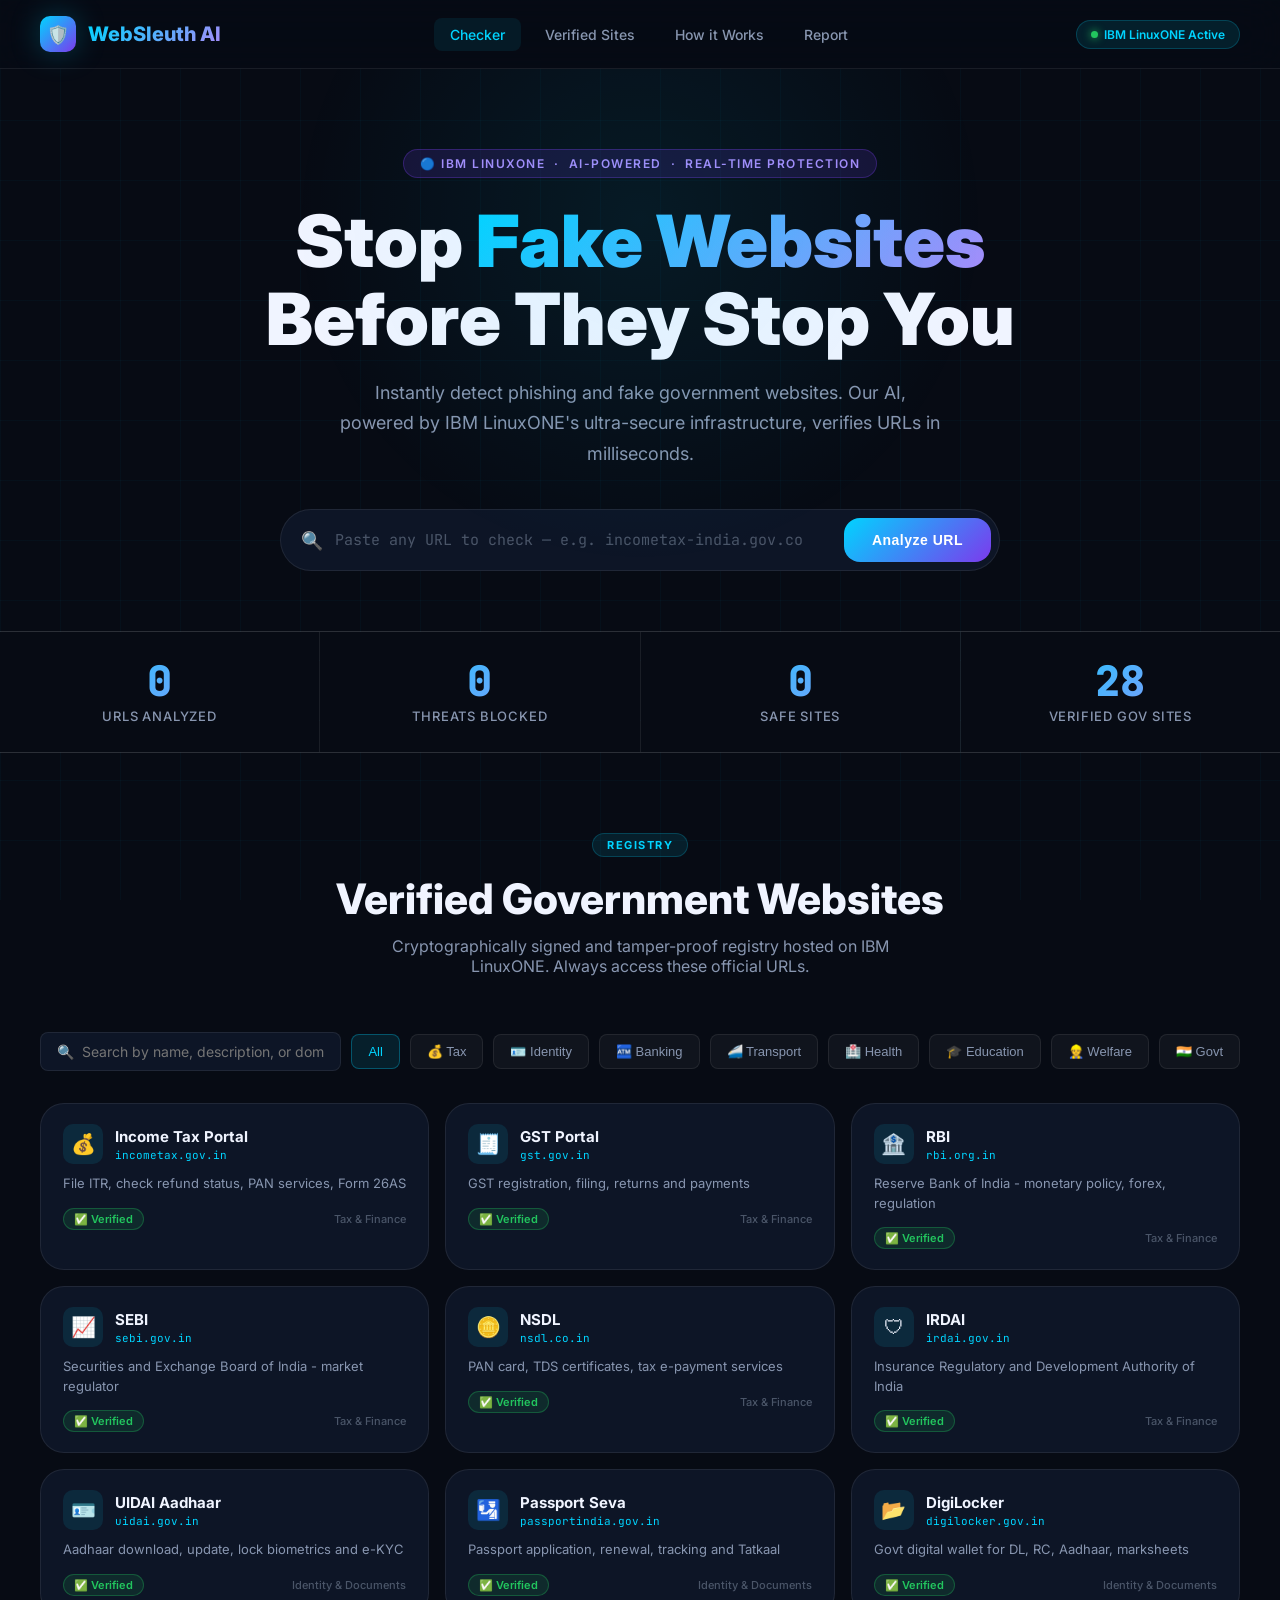
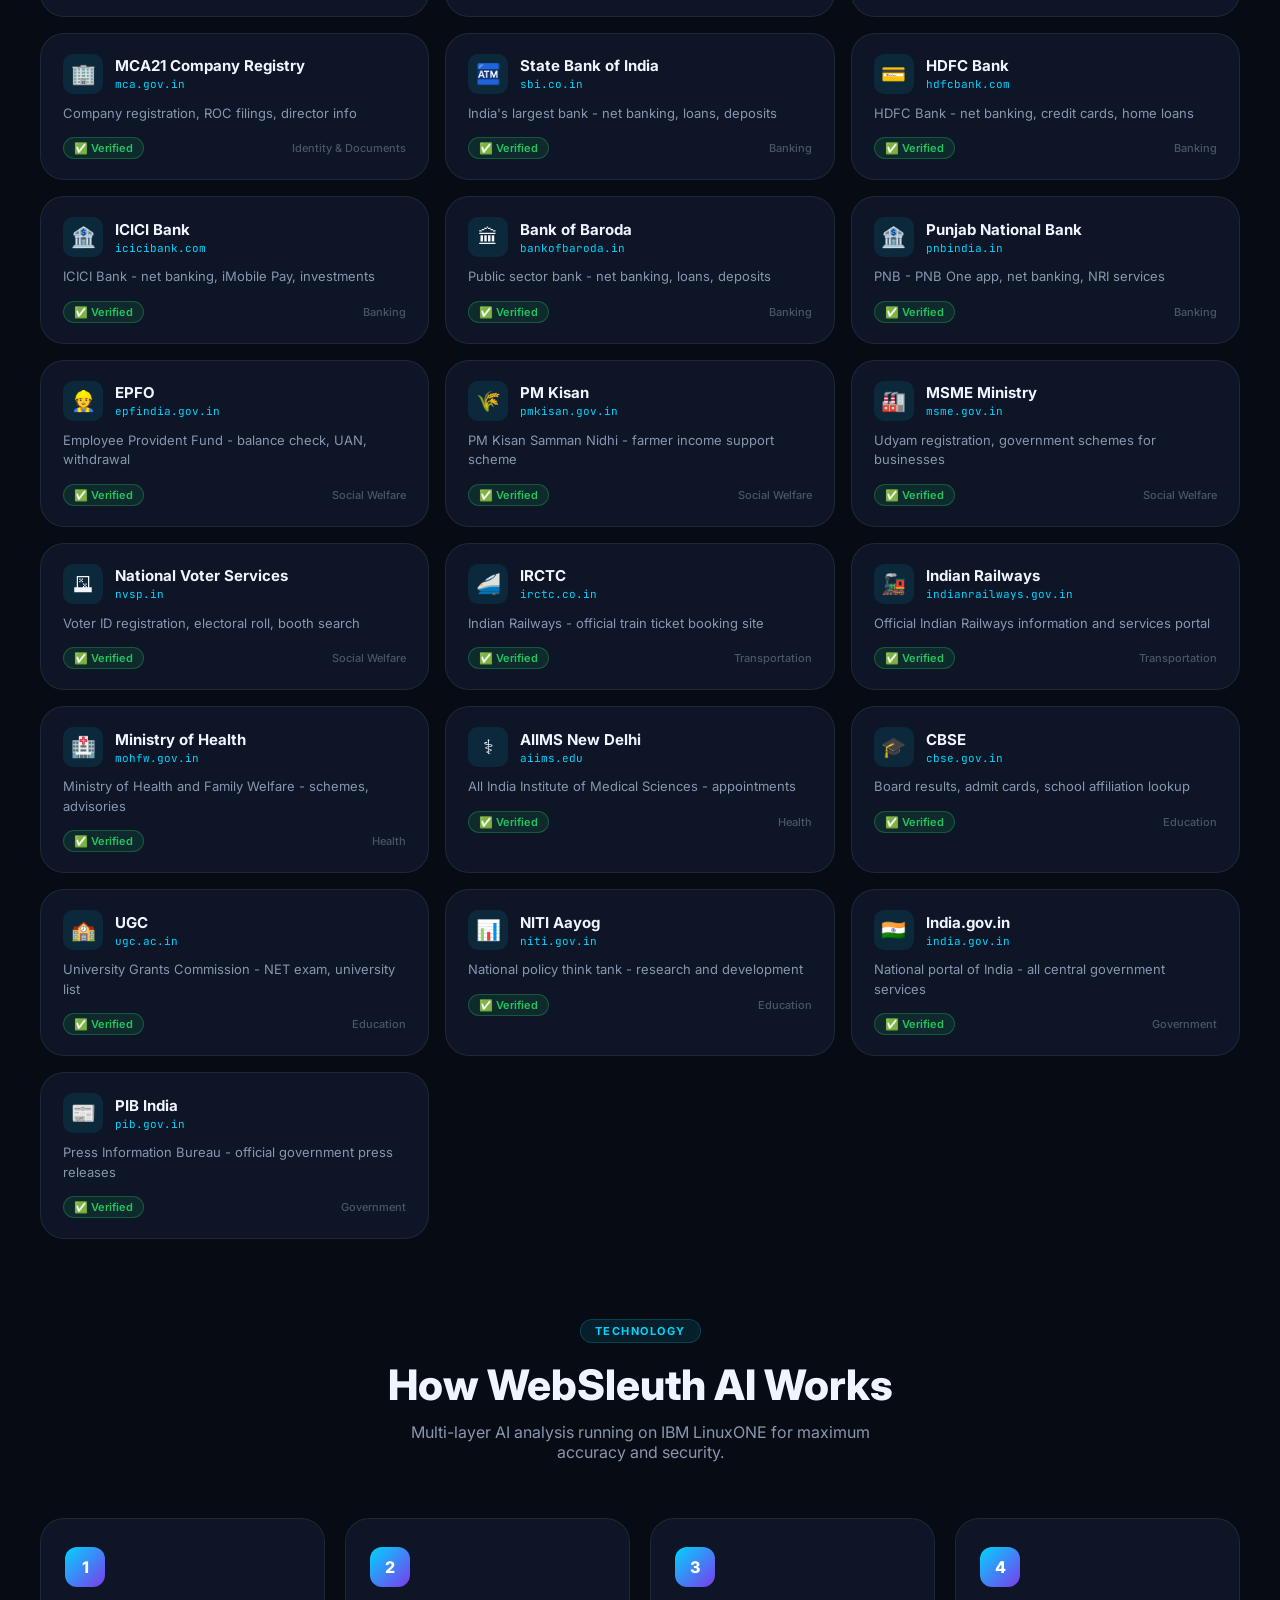
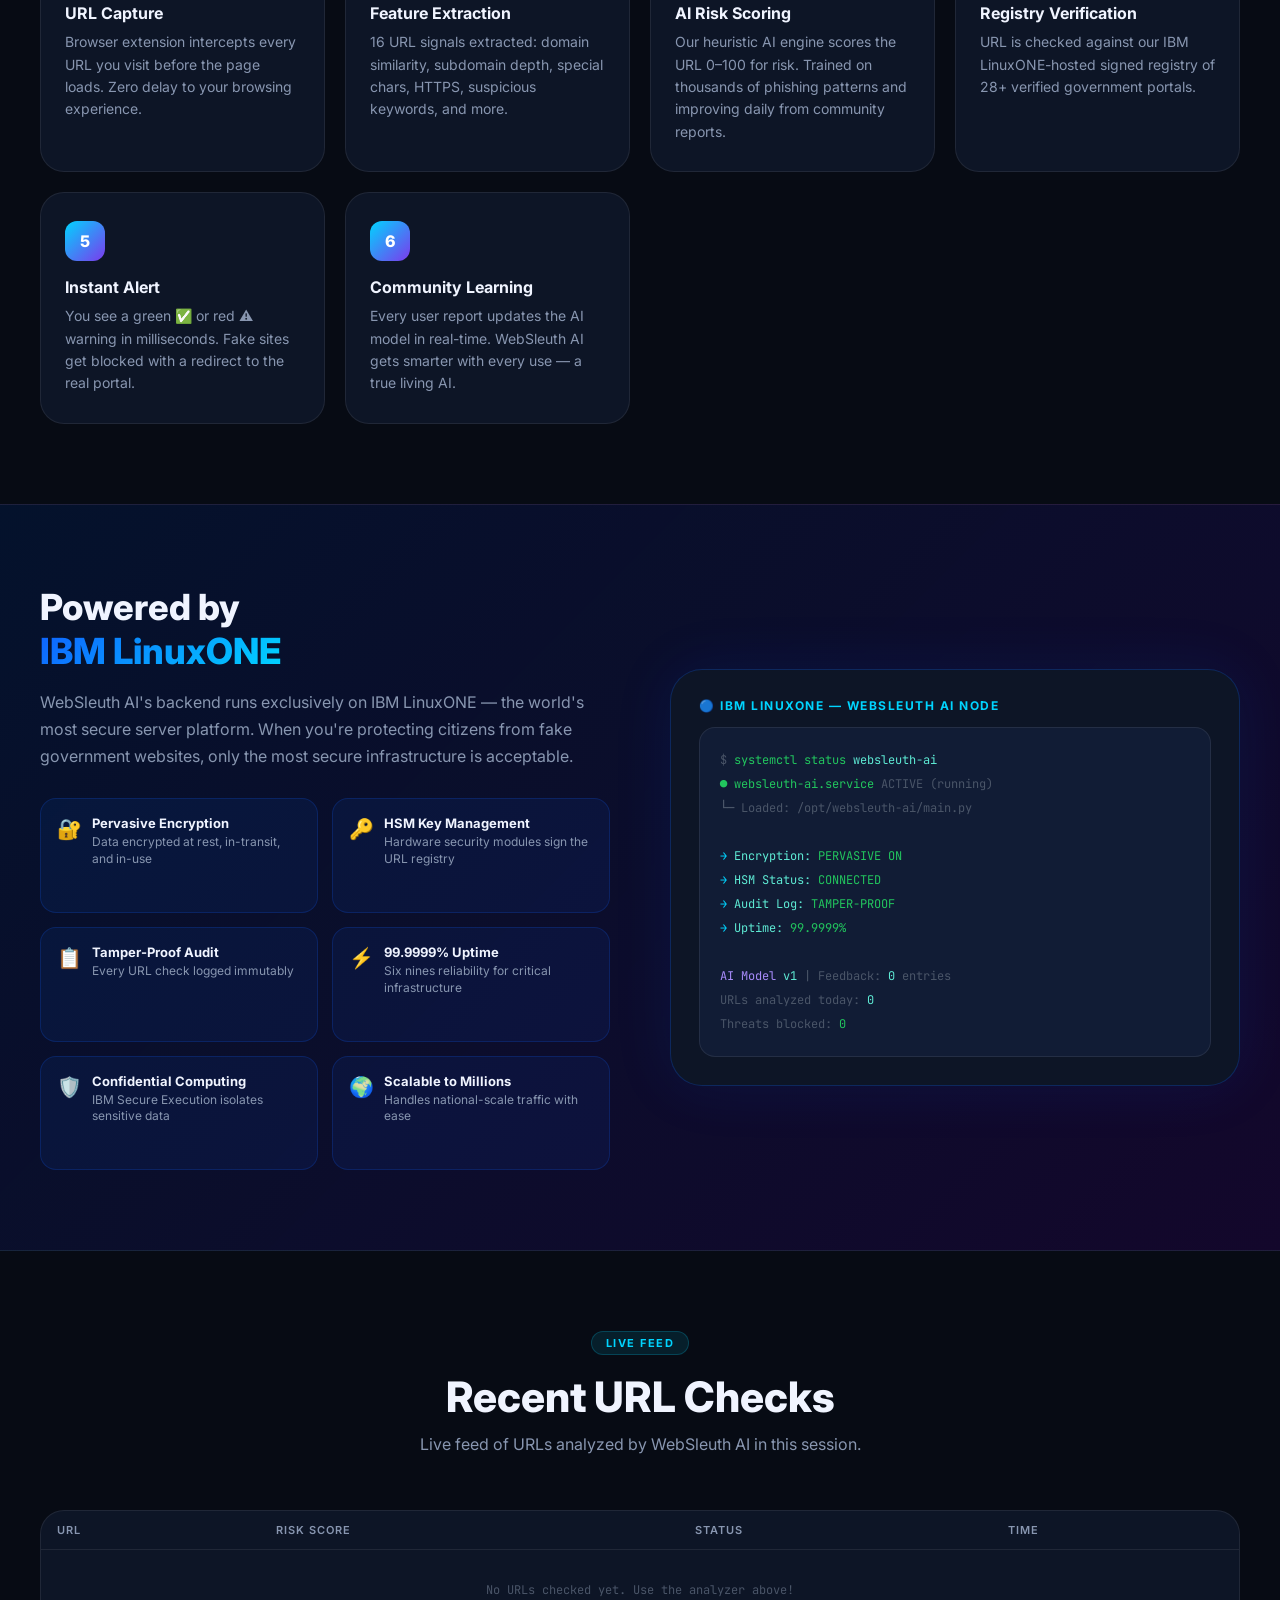
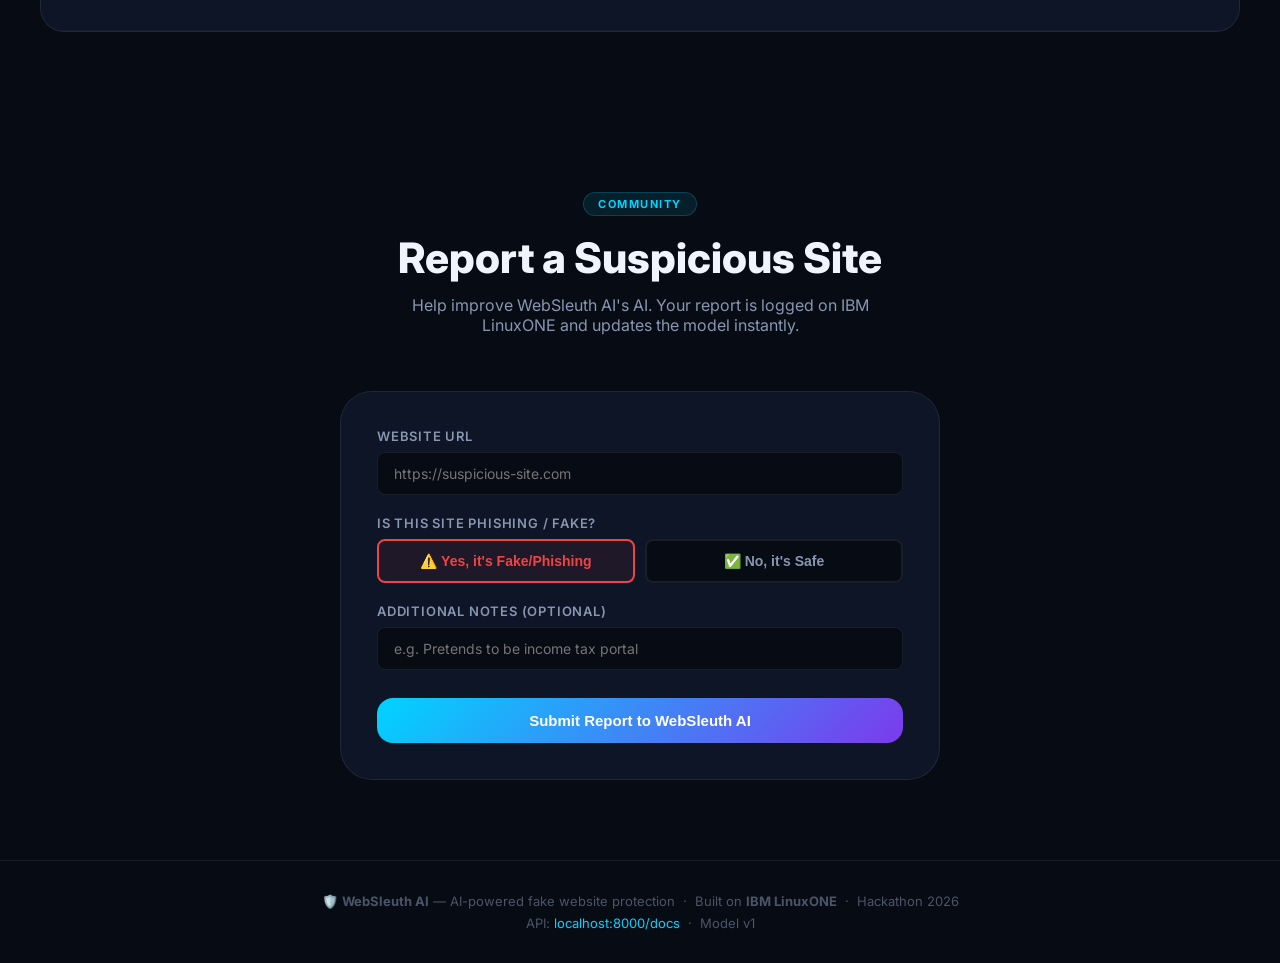
<file: dashboard.html>
<!DOCTYPE html>
<html lang="en">
<head>
  <meta charset="UTF-8" />
  <meta name="viewport" content="width=device-width, initial-scale=1.0" />
  <title>WebSleuth AI — AI Fake Website Protector | Powered by IBM LinuxONE</title>
  <meta name="description" content="WebSleuth AI protects you from fake government and phishing websites using AI. Powered by IBM LinuxONE for maximum security."/>
  <link rel="preconnect" href="https://fonts.googleapis.com"/>
  <link href="https://fonts.googleapis.com/css2?family=Inter:wght@300;400;500;600;700;800;900&family=JetBrains+Mono:wght@400;500&display=swap" rel="stylesheet"/>
  <style>
    /* ═══════════════════════════════════════════════════════
       DESIGN TOKENS
    ═══════════════════════════════════════════════════════ */
    :root {
      --bg:          #070b14;
      --bg2:         #0d1526;
      --bg3:         #111c35;
      --surface:     rgba(255,255,255,0.04);
      --surface-h:   rgba(255,255,255,0.08);
      --border:      rgba(255,255,255,0.08);
      --border-h:    rgba(0,212,255,0.3);

      --cyan:        #00d4ff;
      --cyan-d:      #0099bb;
      --purple:      #7c3aed;
      --purple-l:    #a78bfa;
      --danger:      #ef4444;
      --danger-d:    #b91c1c;
      --success:     #22c55e;
      --success-d:   #15803d;
      --warn:        #f59e0b;

      --text:        #f0f4ff;
      --text-muted:  #8896b0;
      --text-dim:    #4a5568;

      --r-sm: 8px;
      --r-md: 16px;
      --r-lg: 24px;
      --r-xl: 32px;

      --glow-cyan:   0 0 30px rgba(0,212,255,0.25);
      --glow-purple: 0 0 30px rgba(124,58,237,0.25);
      --glow-danger: 0 0 30px rgba(239,68,68,0.3);
      --glow-safe:   0 0 30px rgba(34,197,94,0.3);
    }

    /* ═══════════════════════════════════════════════════════
       RESET & BASE
    ═══════════════════════════════════════════════════════ */
    *, *::before, *::after { box-sizing: border-box; margin: 0; padding: 0; }

    html { scroll-behavior: smooth; }

    body {
      font-family: 'Inter', sans-serif;
      background: var(--bg);
      color: var(--text);
      min-height: 100vh;
      overflow-x: hidden;
    }

    /* Animated grid background */
    body::before {
      content: '';
      position: fixed; inset: 0;
      background-image:
        linear-gradient(rgba(0,212,255,0.03) 1px, transparent 1px),
        linear-gradient(90deg, rgba(0,212,255,0.03) 1px, transparent 1px);
      background-size: 60px 60px;
      pointer-events: none;
      z-index: 0;
    }

    /* ═══════════════════════════════════════════════════════
       NAVBAR
    ═══════════════════════════════════════════════════════ */
    nav {
      position: sticky; top: 0; z-index: 100;
      display: flex; align-items: center; justify-content: space-between;
      padding: 16px 40px;
      background: rgba(7,11,20,0.85);
      backdrop-filter: blur(20px);
      border-bottom: 1px solid var(--border);
    }

    .nav-brand {
      display: flex; align-items: center; gap: 12px;
      text-decoration: none;
    }

    .nav-logo {
      width: 36px; height: 36px;
      background: linear-gradient(135deg, var(--cyan), var(--purple));
      border-radius: 10px;
      display: grid; place-items: center;
      font-size: 18px;
      box-shadow: var(--glow-cyan);
    }

    .nav-title {
      font-size: 20px; font-weight: 800;
      background: linear-gradient(135deg, var(--cyan), var(--purple-l));
      -webkit-background-clip: text; -webkit-text-fill-color: transparent;
    }

    .nav-links {
      display: flex; align-items: center; gap: 8px;
    }

    .nav-links a {
      color: var(--text-muted);
      text-decoration: none; font-size: 14px; font-weight: 500;
      padding: 8px 16px; border-radius: var(--r-sm);
      transition: all 0.2s;
    }
    .nav-links a:hover, .nav-links a.active {
      color: var(--cyan);
      background: rgba(0,212,255,0.08);
    }

    .nav-badge {
      display: flex; align-items: center; gap: 6px;
      padding: 6px 14px; border-radius: 20px;
      background: rgba(0,212,255,0.1);
      border: 1px solid rgba(0,212,255,0.2);
      font-size: 12px; font-weight: 600; color: var(--cyan);
    }

    .pulse-dot {
      width: 7px; height: 7px; border-radius: 50%;
      background: var(--success);
      box-shadow: 0 0 8px var(--success);
      animation: pulse-anim 2s ease-in-out infinite;
    }
    @keyframes pulse-anim {
      0%, 100% { opacity: 1; transform: scale(1); }
      50% { opacity: 0.6; transform: scale(1.4); }
    }

    /* ═══════════════════════════════════════════════════════
       HERO
    ═══════════════════════════════════════════════════════ */
    .hero {
      position: relative; z-index: 1;
      text-align: center;
      padding: 80px 40px 60px;
      overflow: hidden;
    }

    .hero::before {
      content: '';
      position: absolute; top: -200px; left: 50%; transform: translateX(-50%);
      width: 700px; height: 700px; border-radius: 50%;
      background: radial-gradient(ellipse, rgba(0,212,255,0.08) 0%, transparent 70%);
      pointer-events: none;
    }

    .hero-eyebrow {
      display: inline-flex; align-items: center; gap: 8px;
      padding: 6px 16px; border-radius: 20px;
      background: rgba(124,58,237,0.15);
      border: 1px solid rgba(124,58,237,0.3);
      font-size: 12px; font-weight: 600; color: var(--purple-l);
      text-transform: uppercase; letter-spacing: 1.5px;
      margin-bottom: 24px;
    }

    .hero h1 {
      font-size: clamp(40px, 6vw, 72px);
      font-weight: 900; line-height: 1.08;
      margin-bottom: 20px;
    }

    .hero h1 span {
      background: linear-gradient(135deg, var(--cyan) 0%, var(--purple-l) 100%);
      -webkit-background-clip: text; -webkit-text-fill-color: transparent;
    }

    .hero p {
      font-size: 18px; color: var(--text-muted); line-height: 1.7;
      max-width: 600px; margin: 0 auto 40px;
    }

    /* ── URL CHECKER ── */
    .url-checker {
      max-width: 720px; margin: 0 auto;
      background: var(--bg2);
      border: 1px solid var(--border);
      border-radius: var(--r-xl);
      padding: 8px 8px 8px 20px;
      display: flex; align-items: center; gap: 12px;
      transition: border-color 0.3s, box-shadow 0.3s;
    }
    .url-checker:focus-within {
      border-color: var(--cyan);
      box-shadow: var(--glow-cyan);
    }

    #urlInput {
      flex: 1; background: none; border: none; outline: none;
      font-size: 15px; font-family: 'JetBrains Mono', monospace;
      color: var(--text);
    }
    #urlInput::placeholder { color: var(--text-dim); }

    #checkBtn {
      padding: 14px 28px; border-radius: var(--r-md);
      background: linear-gradient(135deg, var(--cyan), var(--purple));
      border: none; cursor: pointer;
      font-size: 14px; font-weight: 700; color: #fff;
      letter-spacing: 0.5px;
      transition: all 0.2s; white-space: nowrap;
    }
    #checkBtn:hover {
      transform: scale(1.03);
      box-shadow: 0 8px 24px rgba(0,212,255,0.4);
    }
    #checkBtn:active { transform: scale(0.98); }
    #checkBtn:disabled { opacity: 0.6; cursor: not-allowed; transform: none; }

    /* ── RESULT CARD ── */
    #resultCard {
      max-width: 720px; margin: 20px auto 0;
      border-radius: var(--r-lg);
      padding: 24px;
      display: none;
      animation: slideUp 0.4s ease;
    }
    @keyframes slideUp {
      from { opacity: 0; transform: translateY(16px); }
      to   { opacity: 1; transform: translateY(0); }
    }

    #resultCard.safe {
      background: rgba(34,197,94,0.08);
      border: 1px solid rgba(34,197,94,0.3);
      box-shadow: var(--glow-safe);
    }
    #resultCard.danger {
      background: rgba(239,68,68,0.08);
      border: 1px solid rgba(239,68,68,0.3);
      box-shadow: var(--glow-danger);
    }

    .result-header {
      display: flex; align-items: center; gap: 16px; margin-bottom: 16px;
    }

    .result-icon { font-size: 40px; }

    .result-title { font-size: 22px; font-weight: 800; }
    .result-sub { font-size: 14px; color: var(--text-muted); margin-top: 2px; }

    .result-grid {
      display: grid; grid-template-columns: repeat(3, 1fr); gap: 12px;
      margin-top: 16px;
    }

    .result-metric {
      background: rgba(255,255,255,0.04);
      border: 1px solid var(--border);
      border-radius: var(--r-md);
      padding: 14px 16px;
    }
    .result-metric .label {
      font-size: 11px; font-weight: 600; color: var(--text-muted);
      text-transform: uppercase; letter-spacing: 1px;
    }
    .result-metric .value {
      font-size: 22px; font-weight: 800; margin-top: 4px;
      font-family: 'JetBrains Mono', monospace;
    }

    .risk-bar-wrap { margin-top: 16px; }
    .risk-bar-label { font-size: 12px; color: var(--text-muted); margin-bottom: 6px;
      display: flex; justify-content: space-between; }
    .risk-bar-track {
      height: 8px; border-radius: 99px;
      background: rgba(255,255,255,0.08); overflow: hidden;
    }
    .risk-bar-fill {
      height: 100%; border-radius: 99px;
      transition: width 0.8s cubic-bezier(0.34,1.56,0.64,1);
    }

    .verified-alert {
      margin-top: 16px; padding: 14px 16px;
      border-radius: var(--r-md);
      background: rgba(0,212,255,0.08);
      border: 1px solid rgba(0,212,255,0.25);
      display: flex; align-items: center; gap: 12px;
      font-size: 14px;
    }
    .verified-alert a {
      color: var(--cyan); font-weight: 600; text-decoration: none;
    }
    .verified-alert a:hover { text-decoration: underline; }

    .reason-text {
      margin-top: 14px; padding: 12px 16px;
      background: rgba(255,255,255,0.03);
      border-left: 3px solid var(--warn);
      border-radius: 0 var(--r-sm) var(--r-sm) 0;
      font-size: 13px; color: var(--text-muted); line-height: 1.5;
    }

    /* ═══════════════════════════════════════════════════════
       STATS BAR
    ═══════════════════════════════════════════════════════ */
    .stats-bar {
      position: relative; z-index: 1;
      display: grid; grid-template-columns: repeat(4, 1fr);
      gap: 1px;
      background: var(--border);
      border-top: 1px solid var(--border);
      border-bottom: 1px solid var(--border);
    }

    .stat-item {
      background: var(--bg);
      padding: 28px 32px;
      text-align: center;
    }

    .stat-num {
      font-size: 42px; font-weight: 900;
      font-family: 'JetBrains Mono', monospace;
      background: linear-gradient(135deg, var(--cyan), var(--purple-l));
      -webkit-background-clip: text; -webkit-text-fill-color: transparent;
      line-height: 1;
    }

    .stat-label {
      font-size: 13px; font-weight: 500; color: var(--text-muted);
      margin-top: 6px; text-transform: uppercase; letter-spacing: 0.8px;
    }

    /* ═══════════════════════════════════════════════════════
       SECTIONS
    ═══════════════════════════════════════════════════════ */
    .section {
      position: relative; z-index: 1;
      padding: 80px 40px; max-width: 1280px; margin: 0 auto;
    }

    .section-header {
      text-align: center; margin-bottom: 56px;
    }

    .section-tag {
      display: inline-block;
      padding: 4px 14px; border-radius: 20px;
      background: rgba(0,212,255,0.1);
      border: 1px solid rgba(0,212,255,0.2);
      font-size: 11px; font-weight: 700; color: var(--cyan);
      text-transform: uppercase; letter-spacing: 1.5px;
      margin-bottom: 16px;
    }

    .section-header h2 {
      font-size: clamp(28px, 4vw, 42px);
      font-weight: 800; margin-bottom: 12px;
    }

    .section-header p {
      font-size: 16px; color: var(--text-muted); max-width: 520px; margin: 0 auto;
    }

    /* ═══════════════════════════════════════════════════════
       VERIFIED SITES
    ═══════════════════════════════════════════════════════ */
    .filter-bar {
      display: flex; align-items: center; gap: 10px;
      flex-wrap: wrap; margin-bottom: 32px;
    }

    .filter-search {
      flex: 1; min-width: 200px;
      background: var(--bg2);
      border: 1px solid var(--border);
      border-radius: var(--r-sm);
      padding: 10px 16px;
      color: var(--text); font-size: 14px; font-family: inherit;
      outline: none; transition: border-color 0.2s;
    }
    .filter-search:focus { border-color: var(--cyan); }

    .filter-btn {
      padding: 9px 16px; border-radius: var(--r-sm);
      border: 1px solid var(--border);
      background: var(--surface); color: var(--text-muted);
      font-size: 13px; font-weight: 500; cursor: pointer;
      transition: all 0.2s; white-space: nowrap;
    }
    .filter-btn:hover, .filter-btn.active {
      background: rgba(0,212,255,0.1);
      border-color: rgba(0,212,255,0.3);
      color: var(--cyan);
    }

    .sites-grid {
      display: grid;
      grid-template-columns: repeat(auto-fill, minmax(300px, 1fr));
      gap: 16px;
    }

    .site-card {
      background: var(--bg2);
      border: 1px solid var(--border);
      border-radius: var(--r-lg);
      padding: 20px 22px;
      transition: all 0.25s;
      cursor: pointer;
      text-decoration: none;
      display: block;
      color: inherit;
    }
    .site-card:hover {
      border-color: var(--border-h);
      transform: translateY(-3px);
      box-shadow: var(--glow-cyan);
      background: var(--bg3);
    }

    .site-card-header {
      display: flex; align-items: center; gap: 12px; margin-bottom: 10px;
    }
    .site-icon {
      width: 40px; height: 40px; border-radius: 10px;
      background: rgba(0,212,255,0.1);
      display: grid; place-items: center;
      font-size: 20px; flex-shrink: 0;
    }
    .site-name { font-size: 15px; font-weight: 700; }
    .site-domain {
      font-size: 11px; font-family: 'JetBrains Mono', monospace;
      color: var(--cyan); margin-top: 2px;
    }

    .site-desc {
      font-size: 13px; color: var(--text-muted); line-height: 1.5;
      margin-bottom: 14px;
    }

    .site-footer {
      display: flex; align-items: center; justify-content: space-between;
    }

    .site-badge {
      display: inline-flex; align-items: center; gap: 4px;
      padding: 3px 10px; border-radius: 99px;
      font-size: 11px; font-weight: 600;
      background: rgba(34,197,94,0.12);
      border: 1px solid rgba(34,197,94,0.3);
      color: var(--success);
    }

    .site-category-label {
      font-size: 11px; color: var(--text-dim); font-weight: 500;
    }

    /* ═══════════════════════════════════════════════════════
       HOW IT WORKS
    ═══════════════════════════════════════════════════════ */
    .how-grid {
      display: grid;
      grid-template-columns: repeat(auto-fill, minmax(240px, 1fr));
      gap: 20px;
    }

    .how-card {
      background: var(--bg2);
      border: 1px solid var(--border);
      border-radius: var(--r-lg);
      padding: 28px 24px;
      transition: all 0.25s;
    }
    .how-card:hover {
      border-color: rgba(124,58,237,0.3);
      box-shadow: var(--glow-purple);
    }

    .how-num {
      width: 40px; height: 40px; border-radius: 12px;
      background: linear-gradient(135deg, var(--cyan), var(--purple));
      display: grid; place-items: center;
      font-size: 16px; font-weight: 800; color: #fff;
      margin-bottom: 16px;
    }

    .how-card h3 { font-size: 16px; font-weight: 700; margin-bottom: 8px; }
    .how-card p { font-size: 14px; color: var(--text-muted); line-height: 1.6; }

    /* ═══════════════════════════════════════════════════════
       IBM LINUXONE SECTION
    ═══════════════════════════════════════════════════════ */
    .ibm-section {
      position: relative; z-index: 1;
      padding: 80px 40px;
      background: linear-gradient(135deg, rgba(0,30,80,0.4), rgba(50,0,100,0.3));
      border-top: 1px solid var(--border);
      border-bottom: 1px solid var(--border);
    }

    .ibm-inner {
      max-width: 1280px; margin: 0 auto;
      display: grid; grid-template-columns: 1fr 1fr; gap: 60px; align-items: center;
    }

    .ibm-text h2 {
      font-size: 36px; font-weight: 800; margin-bottom: 16px;
    }
    .ibm-text h2 span {
      background: linear-gradient(135deg, #0f62fe, var(--cyan));
      -webkit-background-clip: text; -webkit-text-fill-color: transparent;
    }
    .ibm-text p {
      font-size: 16px; color: var(--text-muted); line-height: 1.7; margin-bottom: 28px;
    }

    .ibm-features {
      display: grid; grid-template-columns: 1fr 1fr; gap: 14px;
    }

    .ibm-feat {
      display: flex; align-items: flex-start; gap: 10px;
      padding: 16px;
      background: rgba(15,98,254,0.08);
      border: 1px solid rgba(15,98,254,0.2);
      border-radius: var(--r-md);
    }
    .ibm-feat-icon { font-size: 20px; flex-shrink: 0; margin-top: 2px; }
    .ibm-feat h4 { font-size: 13px; font-weight: 700; margin-bottom: 3px; }
    .ibm-feat p { font-size: 12px; color: var(--text-muted); line-height: 1.4; }

    .ibm-visual {
      background: var(--bg2);
      border: 1px solid rgba(15,98,254,0.25);
      border-radius: var(--r-xl);
      padding: 28px;
      box-shadow: 0 0 60px rgba(15,98,254,0.1);
    }

    .server-graphic {
      background: var(--bg3);
      border-radius: var(--r-md);
      padding: 20px;
      font-family: 'JetBrains Mono', monospace;
      font-size: 12px;
      color: #5eead4;
      line-height: 2;
      border: 1px solid var(--border);
    }

    .server-graphic .dim { color: var(--text-dim); }
    .server-graphic .cyan { color: var(--cyan); }
    .server-graphic .green { color: var(--success); }
    .server-graphic .purple { color: var(--purple-l); }

    /* ═══════════════════════════════════════════════════════
       LIVE FEED
    ═══════════════════════════════════════════════════════ */
    .feed-table {
      width: 100%;
      border-collapse: collapse;
      font-size: 13px;
    }
    .feed-table th {
      padding: 12px 16px; text-align: left;
      font-size: 11px; font-weight: 600; color: var(--text-muted);
      text-transform: uppercase; letter-spacing: 1px;
      border-bottom: 1px solid var(--border);
    }
    .feed-table td {
      padding: 14px 16px;
      border-bottom: 1px solid rgba(255,255,255,0.03);
      color: var(--text-muted);
    }
    .feed-table tr:hover td { background: var(--surface); }
    .feed-table td:first-child {
      font-family: 'JetBrains Mono', monospace;
      font-size: 12px; color: var(--text); max-width: 300px;
      overflow: hidden; text-overflow: ellipsis; white-space: nowrap;
    }

    .badge-safe {
      display: inline-flex; align-items: center; gap: 4px;
      padding: 3px 10px; border-radius: 99px;
      font-size: 11px; font-weight: 600;
      background: rgba(34,197,94,0.12);
      border: 1px solid rgba(34,197,94,0.25);
      color: var(--success);
    }
    .badge-danger {
      display: inline-flex; align-items: center; gap: 4px;
      padding: 3px 10px; border-radius: 99px;
      font-size: 11px; font-weight: 600;
      background: rgba(239,68,68,0.12);
      border: 1px solid rgba(239,68,68,0.25);
      color: var(--danger);
    }

    .table-wrap {
      background: var(--bg2);
      border: 1px solid var(--border);
      border-radius: var(--r-lg);
      overflow: hidden;
    }

    /* ═══════════════════════════════════════════════════════
       REPORT FORM
    ═══════════════════════════════════════════════════════ */
    .report-wrap {
      max-width: 600px; margin: 0 auto;
      background: var(--bg2);
      border: 1px solid var(--border);
      border-radius: var(--r-xl);
      padding: 36px;
    }

    .form-group { margin-bottom: 20px; }
    .form-label { display: block; font-size: 13px; font-weight: 600;
      color: var(--text-muted); margin-bottom: 8px; text-transform: uppercase; letter-spacing: 0.8px; }
    .form-input {
      width: 100%; background: var(--bg);
      border: 1px solid var(--border); border-radius: var(--r-sm);
      padding: 12px 16px; color: var(--text); font-size: 14px;
      font-family: inherit; outline: none; transition: border-color 0.2s;
    }
    .form-input:focus { border-color: var(--cyan); }

    .toggle-group {
      display: grid; grid-template-columns: 1fr 1fr; gap: 10px;
    }
    .toggle-btn {
      padding: 12px; border-radius: var(--r-sm);
      border: 2px solid var(--border);
      background: var(--bg); color: var(--text-muted);
      font-size: 14px; font-weight: 600; cursor: pointer;
      transition: all 0.2s; text-align: center;
    }
    .toggle-btn.selected-safe {
      border-color: var(--success); color: var(--success);
      background: rgba(34,197,94,0.08);
    }
    .toggle-btn.selected-danger {
      border-color: var(--danger); color: var(--danger);
      background: rgba(239,68,68,0.08);
    }

    .submit-btn {
      width: 100%; padding: 14px;
      background: linear-gradient(135deg, var(--cyan), var(--purple));
      border: none; border-radius: var(--r-md);
      color: #fff; font-size: 15px; font-weight: 700;
      cursor: pointer; transition: all 0.2s; margin-top: 8px;
    }
    .submit-btn:hover { transform: translateY(-2px); box-shadow: var(--glow-cyan); }

    /* ═══════════════════════════════════════════════════════
       TOAST
    ═══════════════════════════════════════════════════════ */
    #toast {
      position: fixed; bottom: 28px; right: 28px; z-index: 999;
      padding: 14px 22px;
      background: var(--bg2);
      border: 1px solid var(--border);
      border-radius: var(--r-md);
      font-size: 14px; font-weight: 500;
      box-shadow: 0 8px 32px rgba(0,0,0,0.5);
      transform: translateY(100px); opacity: 0;
      transition: all 0.3s ease;
      max-width: 320px;
    }
    #toast.show { transform: translateY(0); opacity: 1; }

    /* ═══════════════════════════════════════════════════════
       FOOTER
    ═══════════════════════════════════════════════════════ */
    footer {
      position: relative; z-index: 1;
      text-align: center; padding: 32px 40px;
      border-top: 1px solid var(--border);
      color: var(--text-dim); font-size: 13px;
    }
    footer a { color: var(--cyan); text-decoration: none; }

    /* ═══════════════════════════════════════════════════════
       LOADER
    ═══════════════════════════════════════════════════════ */
    .spinner {
      display: inline-block;
      width: 16px; height: 16px;
      border: 2px solid rgba(255,255,255,0.2);
      border-top-color: #fff;
      border-radius: 50%;
      animation: spin 0.7s linear infinite;
      vertical-align: middle;
    }
    @keyframes spin { to { transform: rotate(360deg); } }

    /* ═══════════════════════════════════════════════════════
       RESPONSIVE
    ═══════════════════════════════════════════════════════ */
    @media (max-width: 900px) {
      nav { padding: 14px 20px; }
      .section { padding: 60px 20px; }
      .stats-bar { grid-template-columns: repeat(2, 1fr); }
      .ibm-inner { grid-template-columns: 1fr; gap: 32px; }
      .result-grid { grid-template-columns: repeat(2, 1fr); }
    }

    @media (max-width: 600px) {
      .hero { padding: 50px 20px 40px; }
      nav { flex-wrap: wrap; gap: 10px; }
      .stats-bar { grid-template-columns: 1fr 1fr; }
      .ibm-features { grid-template-columns: 1fr; }
      .result-grid { grid-template-columns: 1fr; }
      .how-grid { grid-template-columns: 1fr; }
      .url-checker { flex-direction: column; padding: 12px; }
      #checkBtn { width: 100%; }
    }
  </style>
</head>
<body>

  <!-- NAVBAR -->
  <nav>
    <a href="#" class="nav-brand">
      <div class="nav-logo">🛡️</div>
      <span class="nav-title">WebSleuth AI</span>
    </a>
    <div class="nav-links">
      <a href="#checker" class="active">Checker</a>
      <a href="#verified">Verified Sites</a>
      <a href="#how">How it Works</a>
      <a href="#report">Report</a>
    </div>
    <div class="nav-badge">
      <span class="pulse-dot"></span>
      IBM LinuxONE Active
    </div>
  </nav>

  <!-- HERO -->
  <section class="hero" id="checker">
    <div class="hero-eyebrow">
      🔵 IBM LinuxONE &nbsp;·&nbsp; AI-Powered &nbsp;·&nbsp; Real-time Protection
    </div>
    <h1>Stop <span>Fake Websites</span><br/>Before They Stop You</h1>
    <p>Instantly detect phishing and fake government websites. Our AI, powered by IBM LinuxONE's ultra-secure infrastructure, verifies URLs in milliseconds.</p>

    <div class="url-checker">
      <span style="font-size:18px; flex-shrink:0;">🔍</span>
      <input type="text" id="urlInput" placeholder="Paste any URL to check — e.g. incometax-india.gov.co" autocomplete="off" spellcheck="false"/>
      <button id="checkBtn">Analyze URL</button>
    </div>

    <div id="resultCard">
      <div class="result-header">
        <div class="result-icon" id="resultIcon"></div>
        <div>
          <div class="result-title" id="resultTitle"></div>
          <div class="result-sub" id="resultURL"></div>
        </div>
      </div>

      <div class="result-grid">
        <div class="result-metric">
          <div class="label">Risk Score</div>
          <div class="value" id="riskScore" style="color:var(--danger)">--</div>
        </div>
        <div class="result-metric">
          <div class="label">Confidence</div>
          <div class="value" id="confidence" style="color:var(--cyan)">--</div>
        </div>
        <div class="result-metric">
          <div class="label">AI Model v</div>
          <div class="value" id="modelVersion" style="color:var(--purple-l)">--</div>
        </div>
      </div>

      <div class="risk-bar-wrap">
        <div class="risk-bar-label">
          <span>Risk Level</span>
          <span id="riskLabel">--</span>
        </div>
        <div class="risk-bar-track">
          <div class="risk-bar-fill" id="riskBarFill" style="width:0%;"></div>
        </div>
      </div>

      <div id="reasonBox" class="reason-text" style="display:none;"></div>
      <div id="verifiedBox" class="verified-alert" style="display:none;"></div>
    </div>
  </section>

  <!-- STATS -->
  <div class="stats-bar">
    <div class="stat-item">
      <div class="stat-num" id="statChecked">0</div>
      <div class="stat-label">URLs Analyzed</div>
    </div>
    <div class="stat-item">
      <div class="stat-num" id="statBlocked">0</div>
      <div class="stat-label">Threats Blocked</div>
    </div>
    <div class="stat-item">
      <div class="stat-num" id="statSafe">0</div>
      <div class="stat-label">Safe Sites</div>
    </div>
    <div class="stat-item">
      <div class="stat-num" id="statSites">28</div>
      <div class="stat-label">Verified Gov Sites</div>
    </div>
  </div>

  <!-- VERIFIED SITES -->
  <section class="section" id="verified">
    <div class="section-header">
      <div class="section-tag">Registry</div>
      <h2>Verified Government Websites</h2>
      <p>Cryptographically signed and tamper-proof registry hosted on IBM LinuxONE. Always access these official URLs.</p>
    </div>

    <div class="filter-bar">
      <input type="text" class="filter-search" id="siteSearch" placeholder="🔍  Search by name, description, or domain..."/>
      <button class="filter-btn active" id="filterAll">All</button>
      <button class="filter-btn" id="filterTax">💰 Tax</button>
      <button class="filter-btn" id="filterIdentity">🪪 Identity</button>
      <button class="filter-btn" id="filterBanking">🏧 Banking</button>
      <button class="filter-btn" id="filterTransport">🚄 Transport</button>
      <button class="filter-btn" id="filterHealth">🏥 Health</button>
      <button class="filter-btn" id="filterEducation">🎓 Education</button>
      <button class="filter-btn" id="filterWelfare">👷 Welfare</button>
      <button class="filter-btn" id="filterGovt">🇮🇳 Govt</button>
    </div>

    <div class="sites-grid" id="sitesGrid">
      <!-- Populated by JS -->
    </div>
  </section>

  <!-- HOW IT WORKS -->
  <section class="section" id="how" style="padding-top:0;">
    <div class="section-header">
      <div class="section-tag">Technology</div>
      <h2>How WebSleuth AI Works</h2>
      <p>Multi-layer AI analysis running on IBM LinuxONE for maximum accuracy and security.</p>
    </div>
    <div class="how-grid">
      <div class="how-card">
        <div class="how-num">1</div>
        <h3>URL Capture</h3>
        <p>Browser extension intercepts every URL you visit before the page loads. Zero delay to your browsing experience.</p>
      </div>
      <div class="how-card">
        <div class="how-num">2</div>
        <h3>Feature Extraction</h3>
        <p>16 URL signals extracted: domain similarity, subdomain depth, special chars, HTTPS, suspicious keywords, and more.</p>
      </div>
      <div class="how-card">
        <div class="how-num">3</div>
        <h3>AI Risk Scoring</h3>
        <p>Our heuristic AI engine scores the URL 0–100 for risk. Trained on thousands of phishing patterns and improving daily from community reports.</p>
      </div>
      <div class="how-card">
        <div class="how-num">4</div>
        <h3>Registry Verification</h3>
        <p>URL is checked against our IBM LinuxONE-hosted signed registry of 28+ verified government portals.</p>
      </div>
      <div class="how-card">
        <div class="how-num">5</div>
        <h3>Instant Alert</h3>
        <p>You see a green ✅ or red ⚠️ warning in milliseconds. Fake sites get blocked with a redirect to the real portal.</p>
      </div>
      <div class="how-card">
        <div class="how-num">6</div>
        <h3>Community Learning</h3>
        <p>Every user report updates the AI model in real-time. WebSleuth AI gets smarter with every use — a true living AI.</p>
      </div>
    </div>
  </section>

  <!-- IBM LINUXONE -->
  <div class="ibm-section">
    <div class="ibm-inner">
      <div class="ibm-text">
        <h2>Powered by<br/><span>IBM LinuxONE</span></h2>
        <p>WebSleuth AI's backend runs exclusively on IBM LinuxONE — the world's most secure server platform. When you're protecting citizens from fake government websites, only the most secure infrastructure is acceptable.</p>
        <div class="ibm-features">
          <div class="ibm-feat">
            <div class="ibm-feat-icon">🔐</div>
            <div>
              <h4>Pervasive Encryption</h4>
              <p>Data encrypted at rest, in-transit, and in-use</p>
            </div>
          </div>
          <div class="ibm-feat">
            <div class="ibm-feat-icon">🔑</div>
            <div>
              <h4>HSM Key Management</h4>
              <p>Hardware security modules sign the URL registry</p>
            </div>
          </div>
          <div class="ibm-feat">
            <div class="ibm-feat-icon">📋</div>
            <div>
              <h4>Tamper-Proof Audit</h4>
              <p>Every URL check logged immutably</p>
            </div>
          </div>
          <div class="ibm-feat">
            <div class="ibm-feat-icon">⚡</div>
            <div>
              <h4>99.9999% Uptime</h4>
              <p>Six nines reliability for critical infrastructure</p>
            </div>
          </div>
          <div class="ibm-feat">
            <div class="ibm-feat-icon">🛡️</div>
            <div>
              <h4>Confidential Computing</h4>
              <p>IBM Secure Execution isolates sensitive data</p>
            </div>
          </div>
          <div class="ibm-feat">
            <div class="ibm-feat-icon">🌍</div>
            <div>
              <h4>Scalable to Millions</h4>
              <p>Handles national-scale traffic with ease</p>
            </div>
          </div>
        </div>
      </div>

      <div class="ibm-visual">
        <div style="font-size:12px; color:var(--cyan); font-weight:700; margin-bottom:14px; text-transform:uppercase; letter-spacing:1.5px;">
          🔵 IBM LinuxONE — WebSleuth AI Node
        </div>
        <div class="server-graphic">
          <div><span class="dim">$</span> <span class="green">systemctl status</span> websleuth-ai</div>
          <div><span class="green">● websleuth-ai.service</span> <span class="dim">ACTIVE (running)</span></div>
          <div class="dim">  └─ Loaded: /opt/websleuth-ai/main.py</div>
          <div>&nbsp;</div>
          <div><span class="cyan">→</span> Encryption: <span class="green">PERVASIVE ON</span></div>
          <div><span class="cyan">→</span> HSM Status: <span class="green">CONNECTED</span></div>
          <div><span class="cyan">→</span> Audit Log: <span class="green">TAMPER-PROOF</span></div>
          <div><span class="cyan">→</span> Uptime: <span class="green">99.9999%</span></div>
          <div>&nbsp;</div>
          <div><span class="purple">AI Model</span> v<span id="liveModelVer">1</span> <span class="dim">| Feedback: </span><span id="liveFeedback">0</span><span class="dim"> entries</span></div>
          <div><span class="dim">URLs analyzed today: </span><span id="liveTotal">0</span></div>
          <div><span class="dim">Threats blocked: </span><span class="green" id="liveThreat">0</span></div>
        </div>
      </div>
    </div>
  </div>

  <!-- LIVE FEED -->
  <section class="section" id="feed">
    <div class="section-header">
      <div class="section-tag">Live Feed</div>
      <h2>Recent URL Checks</h2>
      <p>Live feed of URLs analyzed by WebSleuth AI in this session.</p>
    </div>
    <div class="table-wrap">
      <table class="feed-table">
        <thead>
          <tr>
            <th>URL</th>
            <th>Risk Score</th>
            <th>Status</th>
            <th>Time</th>
          </tr>
        </thead>
        <tbody id="feedBody">
          <tr>
            <td colspan="4" style="text-align:center; color:var(--text-dim); padding:32px;">
              No URLs checked yet. Use the analyzer above!
            </td>
          </tr>
        </tbody>
      </table>
    </div>
  </section>

  <!-- REPORT -->
  <section class="section" id="report">
    <div class="section-header">
      <div class="section-tag">Community</div>
      <h2>Report a Suspicious Site</h2>
      <p>Help improve WebSleuth AI's AI. Your report is logged on IBM LinuxONE and updates the model instantly.</p>
    </div>

    <div class="report-wrap">
      <div class="form-group">
        <label class="form-label" for="reportURL">Website URL</label>
        <input type="text" class="form-input" id="reportURL" placeholder="https://suspicious-site.com"/>
      </div>
      <div class="form-group">
        <label class="form-label">Is this site phishing / fake?</label>
        <div class="toggle-group">
          <button class="toggle-btn selected-danger" id="btnPhish">⚠️ Yes, it's Fake/Phishing</button>
          <button class="toggle-btn" id="btnSafe">✅ No, it's Safe</button>
        </div>
      </div>
      <div class="form-group">
        <label class="form-label" for="reportNotes">Additional Notes (optional)</label>
        <input type="text" class="form-input" id="reportNotes" placeholder="e.g. Pretends to be income tax portal"/>
      </div>
      <button class="submit-btn">Submit Report to WebSleuth AI</button>
    </div>
  </section>

  <!-- FOOTER -->
  <footer>
    <p>🛡️ <strong>WebSleuth AI</strong> — AI-powered fake website protection &nbsp;·&nbsp; Built on <strong>IBM LinuxONE</strong> &nbsp;·&nbsp; Hackathon 2026</p>
    <p style="margin-top:6px;">API: <a href="http://localhost:8001/docs" target="_blank">localhost:8000/docs</a> &nbsp;·&nbsp; Model v<span id="footerModel">1</span></p>
  </footer>

  <div id="toast"></div>

  <script src="dashboard.js"></script>
</body>
</html>
</file>
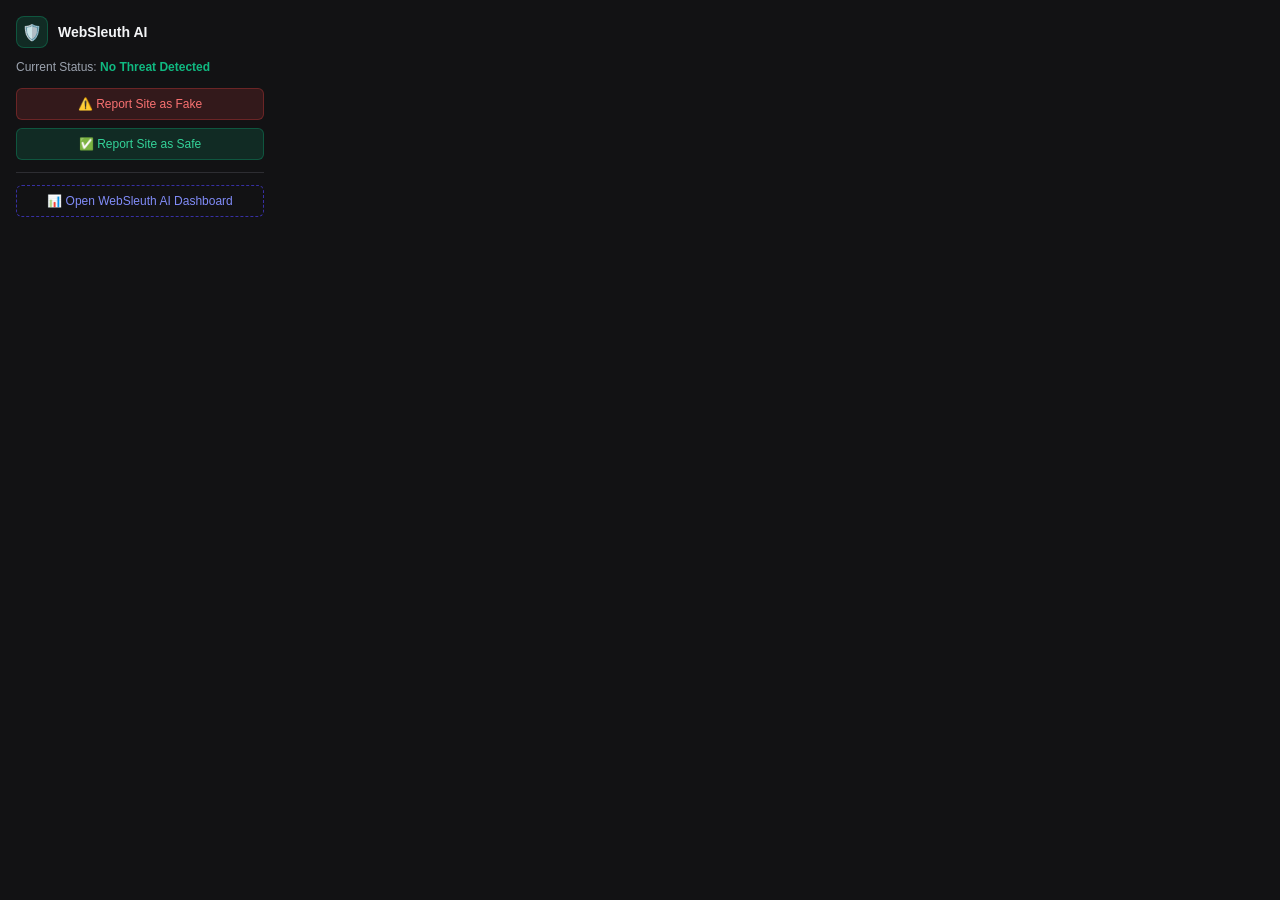
<file: popup.html>
<!DOCTYPE html>
<html>
<head>
  <meta charset="utf-8">
  <style>
    * {
      box-sizing: border-box;
      font-family: -apple-system, BlinkMacSystemFont, "Segoe UI", Roboto, sans-serif;
    }
    body {
      width: 280px;
      margin: 0;
      padding: 16px;
      background-color: #121214;
      color: #f3f4f6;
    }
    .header {
      display: flex;
      align-items: center;
      gap: 10px;
      margin-bottom: 12px;
    }
    .badge {
      width: 32px;
      height: 32px;
      background: rgba(16, 185, 129, 0.15);
      border: 1px solid rgba(16, 185, 129, 0.3);
      border-radius: 8px;
      display: flex;
      align-items: center;
      justify-content: center;
      color: #10b981;
      font-size: 16px;
    }
    .title {
      font-size: 14px;
      font-weight: 700;
      color: #f3f4f6;
      margin: 0;
    }
    .site-status {
      font-size: 12px;
      color: #9ca3af;
      margin-bottom: 14px;
    }
    .status-active {
      color: #10b981;
      font-weight: 600;
    }
    .actions {
      display: flex;
      flex-direction: column;
      gap: 8px;
    }
    .btn {
      width: 100%;
      padding: 8px 12px;
      border-radius: 6px;
      font-size: 12px;
      font-weight: 500;
      cursor: pointer;
      display: flex;
      align-items: center;
      justify-content: center;
      gap: 6px;
      transition: background-color 0.2s;
    }
    .btn-report-fake {
      background-color: rgba(239, 68, 68, 0.15);
      color: #f87171;
      border: 1px solid rgba(239, 68, 68, 0.3);
    }
    .btn-report-fake:hover {
      background-color: rgba(239, 68, 68, 0.25);
    }
    .btn-report-safe {
      background-color: rgba(16, 185, 129, 0.15);
      color: #34d399;
      border: 1px solid rgba(16, 185, 129, 0.3);
    }
    .btn-report-safe:hover {
      background-color: rgba(16, 185, 129, 0.25);
    }
    .divider {
      height: 1px;
      background-color: #2d2d32;
      margin: 12px 0;
    }
    .btn-dashboard {
      background: transparent;
      color: #818cf8;
      border: 1px dashed #3730a3;
    }
    .btn-dashboard:hover {
      background-color: rgba(99, 102, 241, 0.1);
    }
    .toast {
      display: none;
      font-size: 11px;
      text-align: center;
      color: #10b981;
      margin-top: 8px;
    }
  </style>
</head>
<body>
  <div class="header">
    <div class="badge">🛡️</div>
    <div>
      <h4 class="title">WebSleuth AI</h4>
    </div>
  </div>

  <p class="site-status">Current Status: <span class="status-active">No Threat Detected</span></p>

  <div class="actions">
    <button id="report-fake-btn" class="btn btn-report-fake">
      ⚠️ Report Site as Fake
    </button>
    <button id="report-safe-btn" class="btn btn-report-safe">
      ✅ Report Site as Safe
    </button>
  </div>

  <div class="divider"></div>

  <button id="dashboard-btn" class="btn btn-dashboard">
    📊 Open WebSleuth AI Dashboard
  </button>

  <div id="toast" class="toast">Feedback submitted! Thank you.</div>

  <script src="popup.js"></script>
</body>
</html>
</file>
